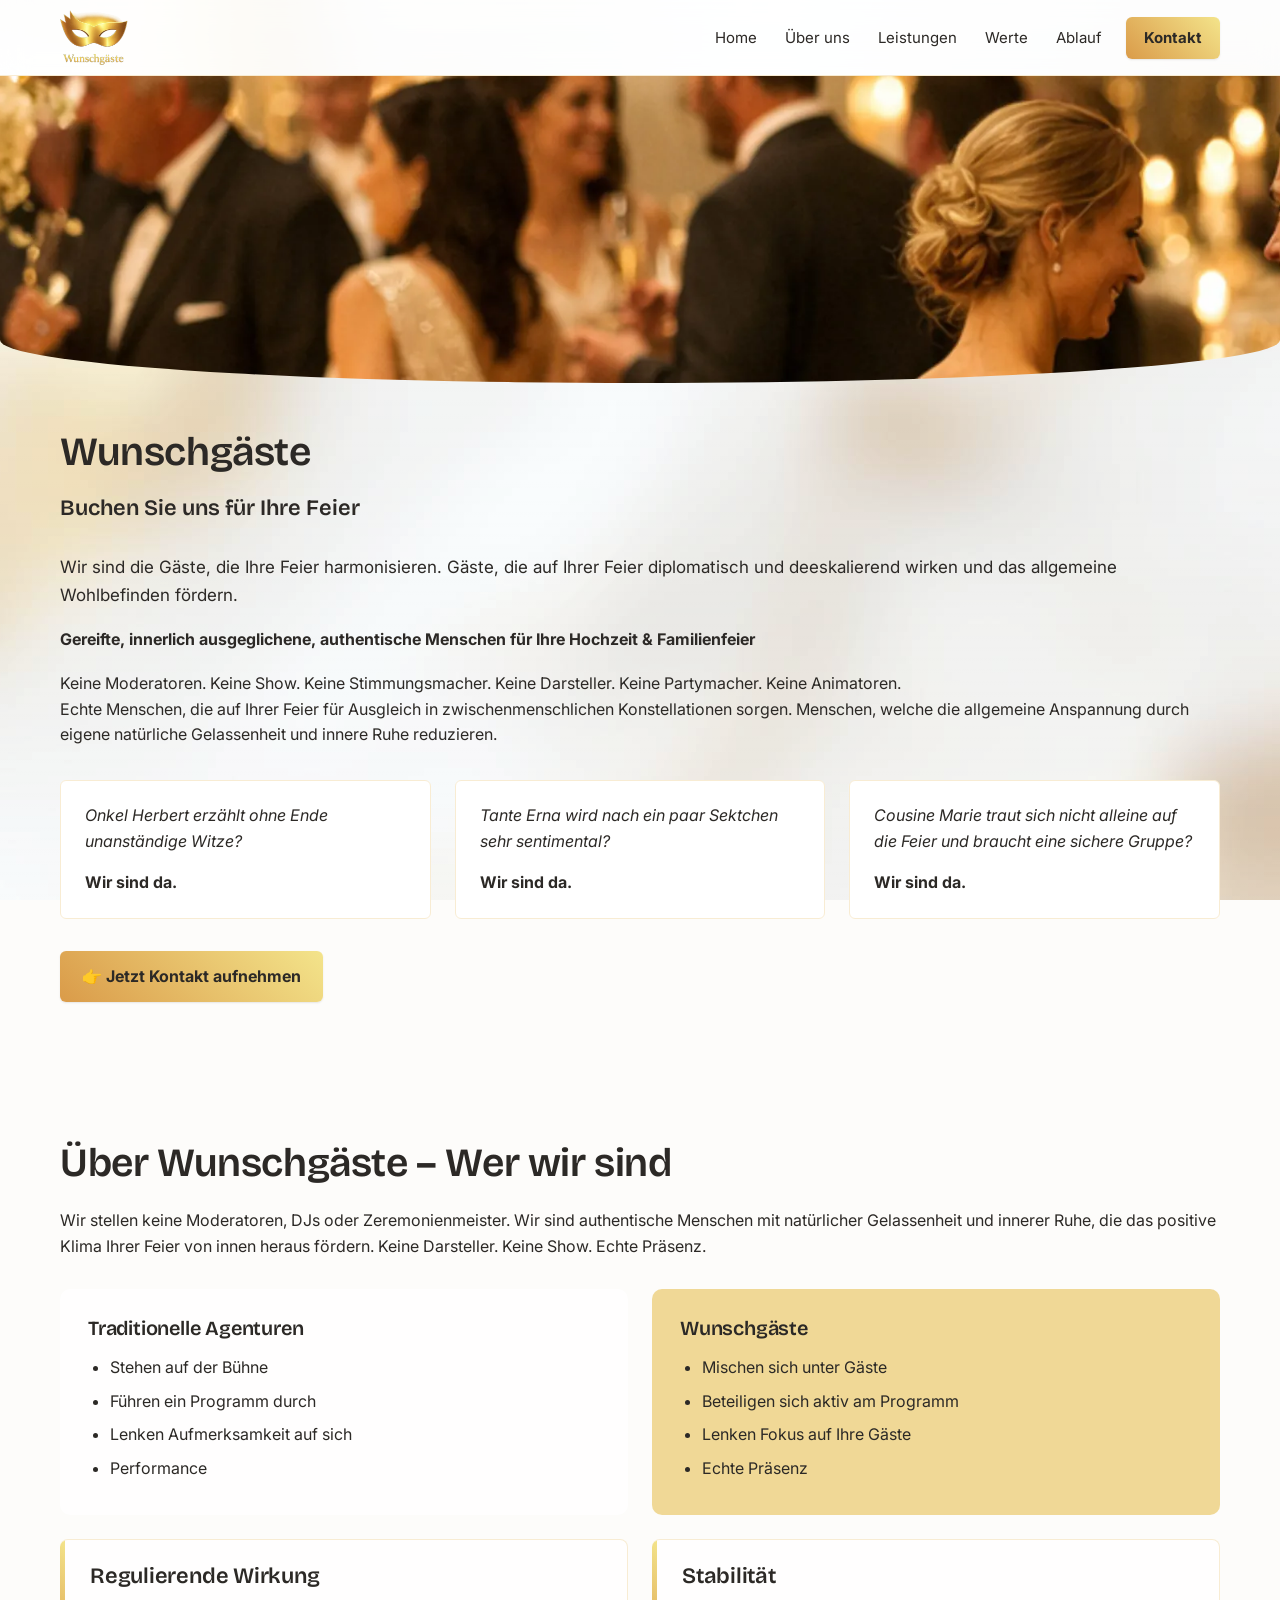
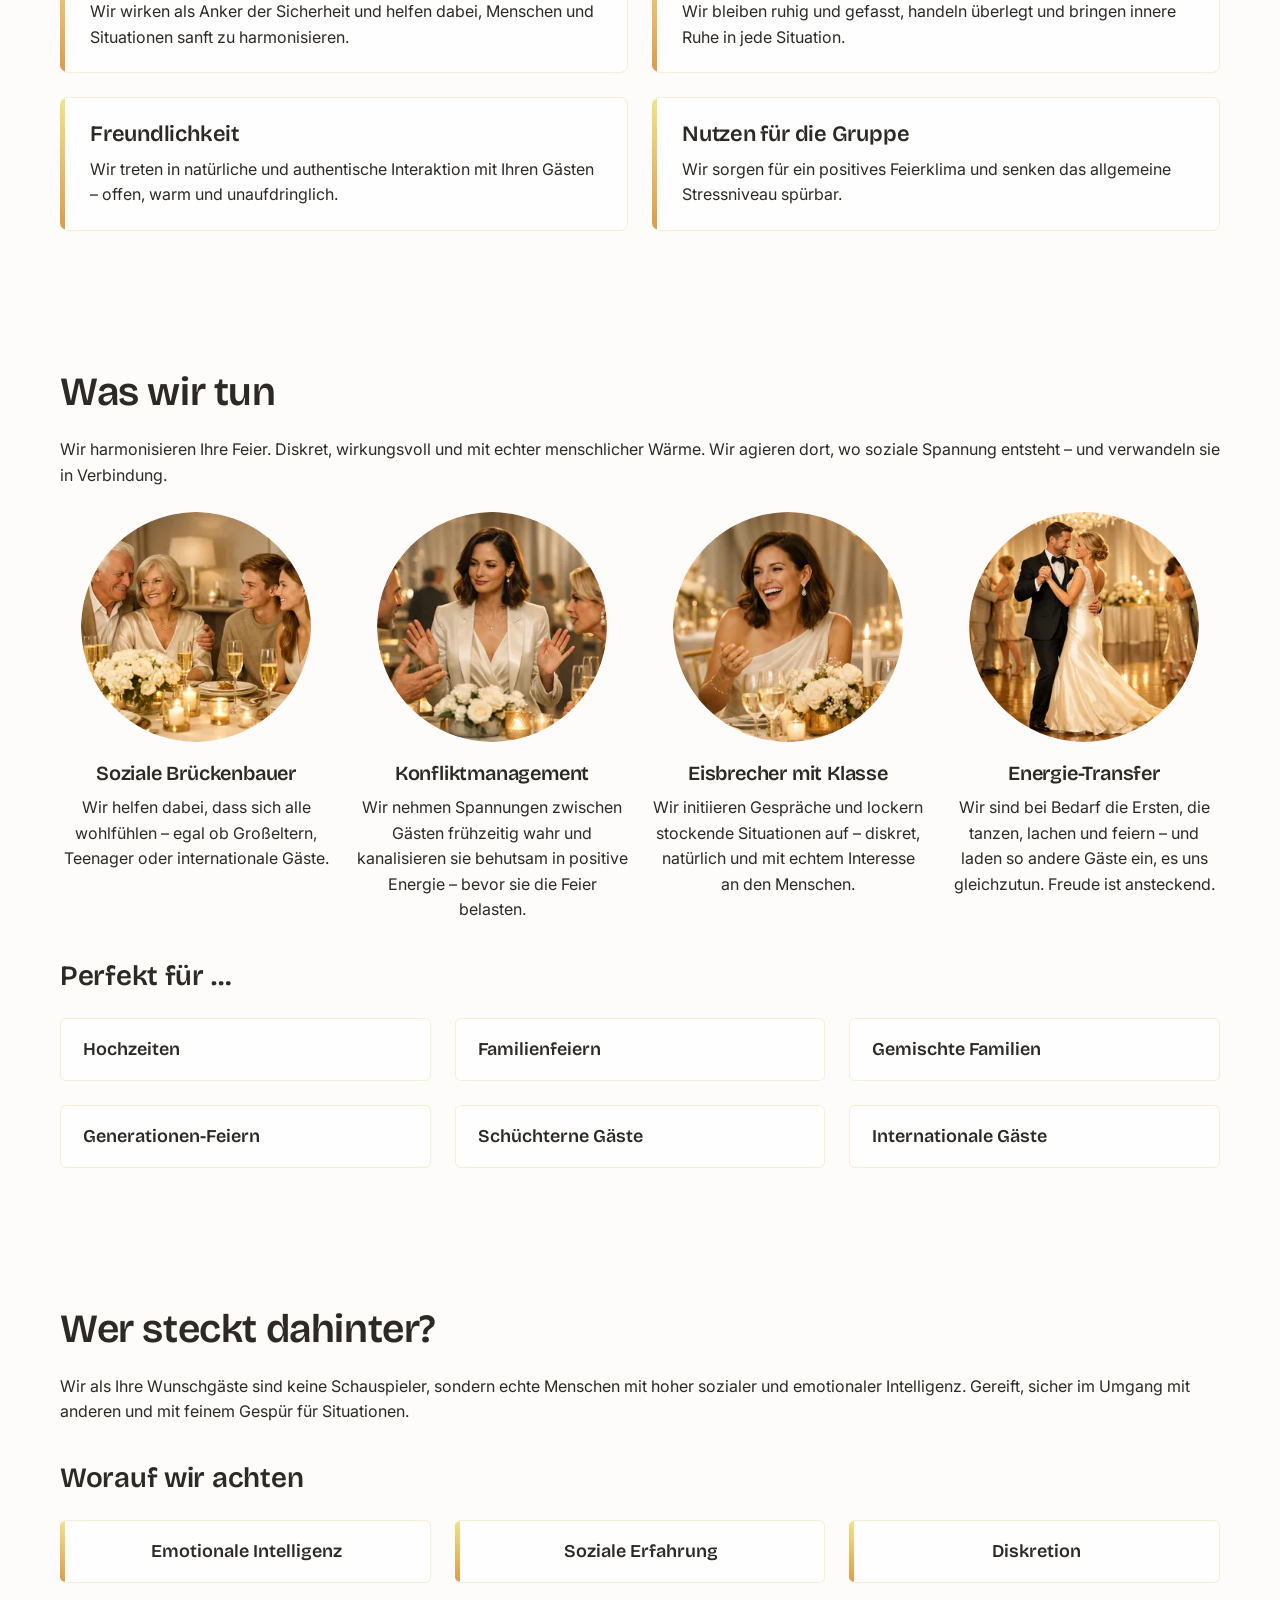
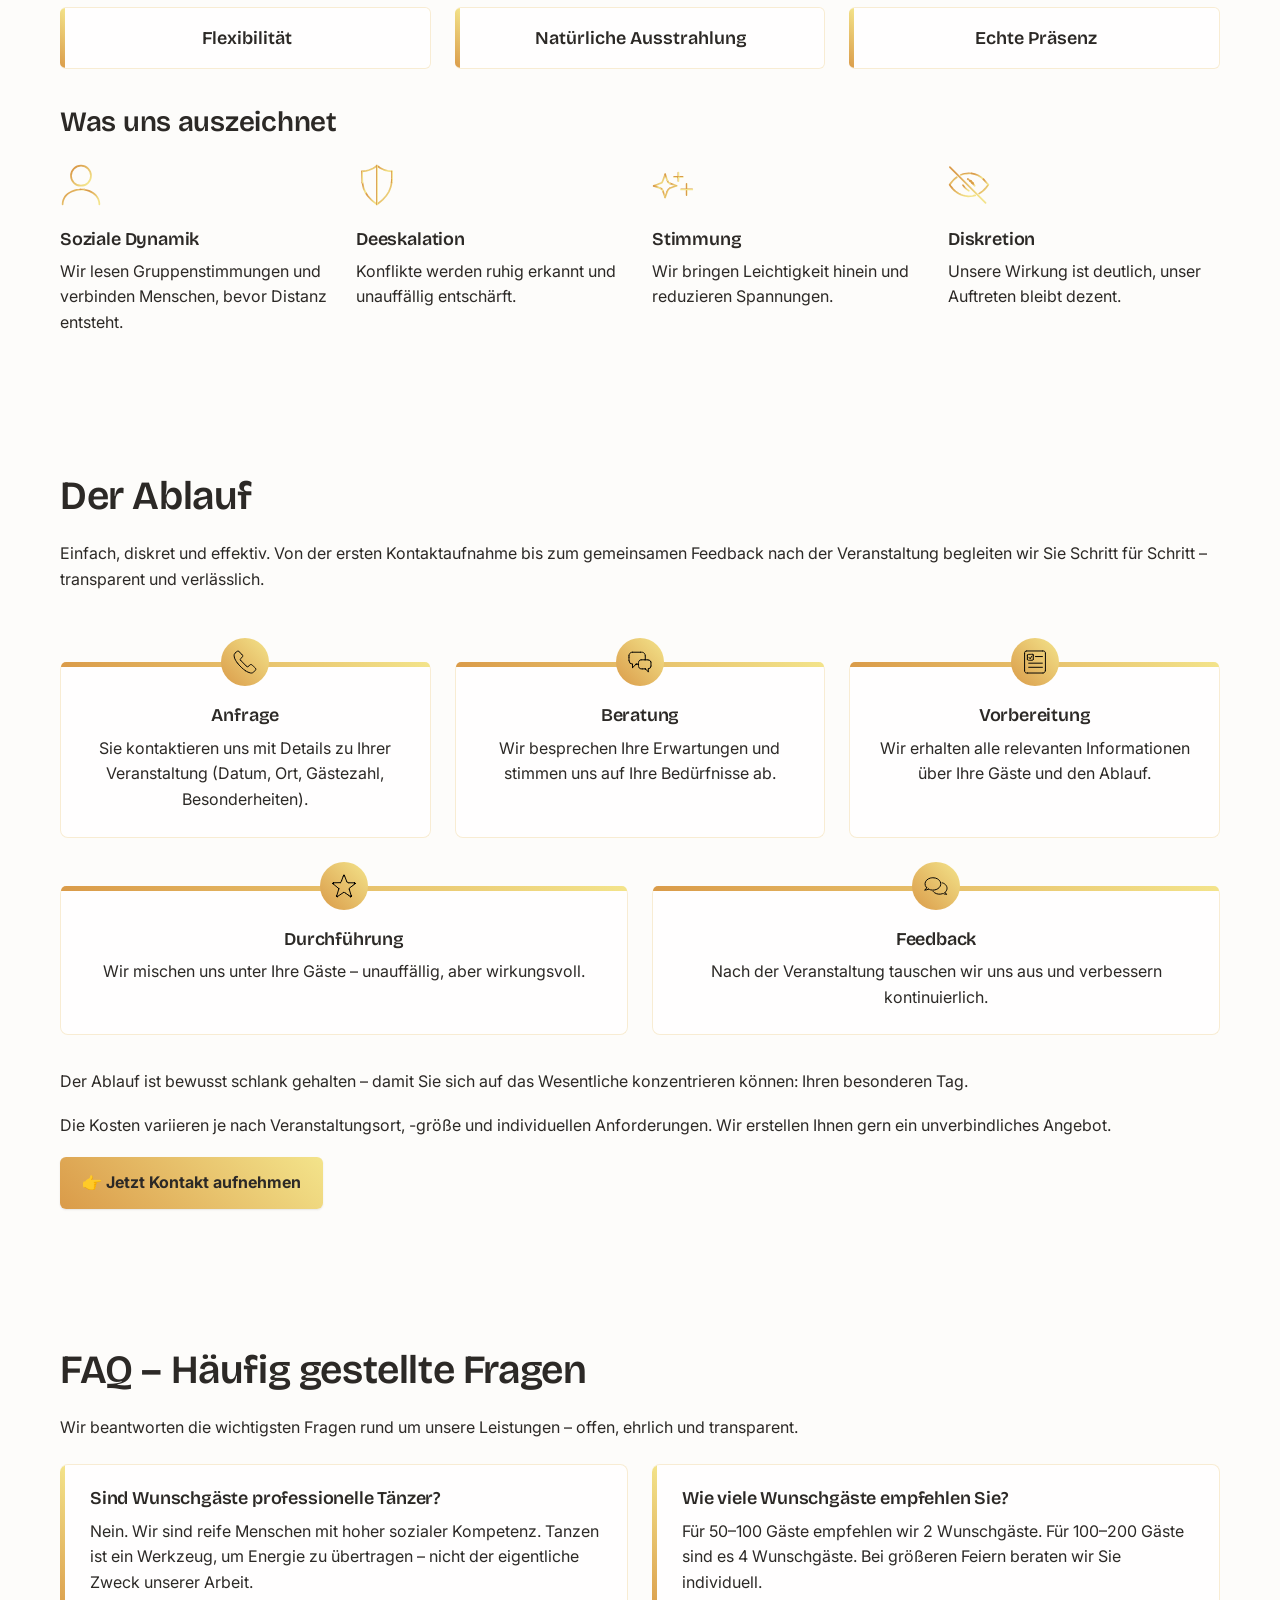
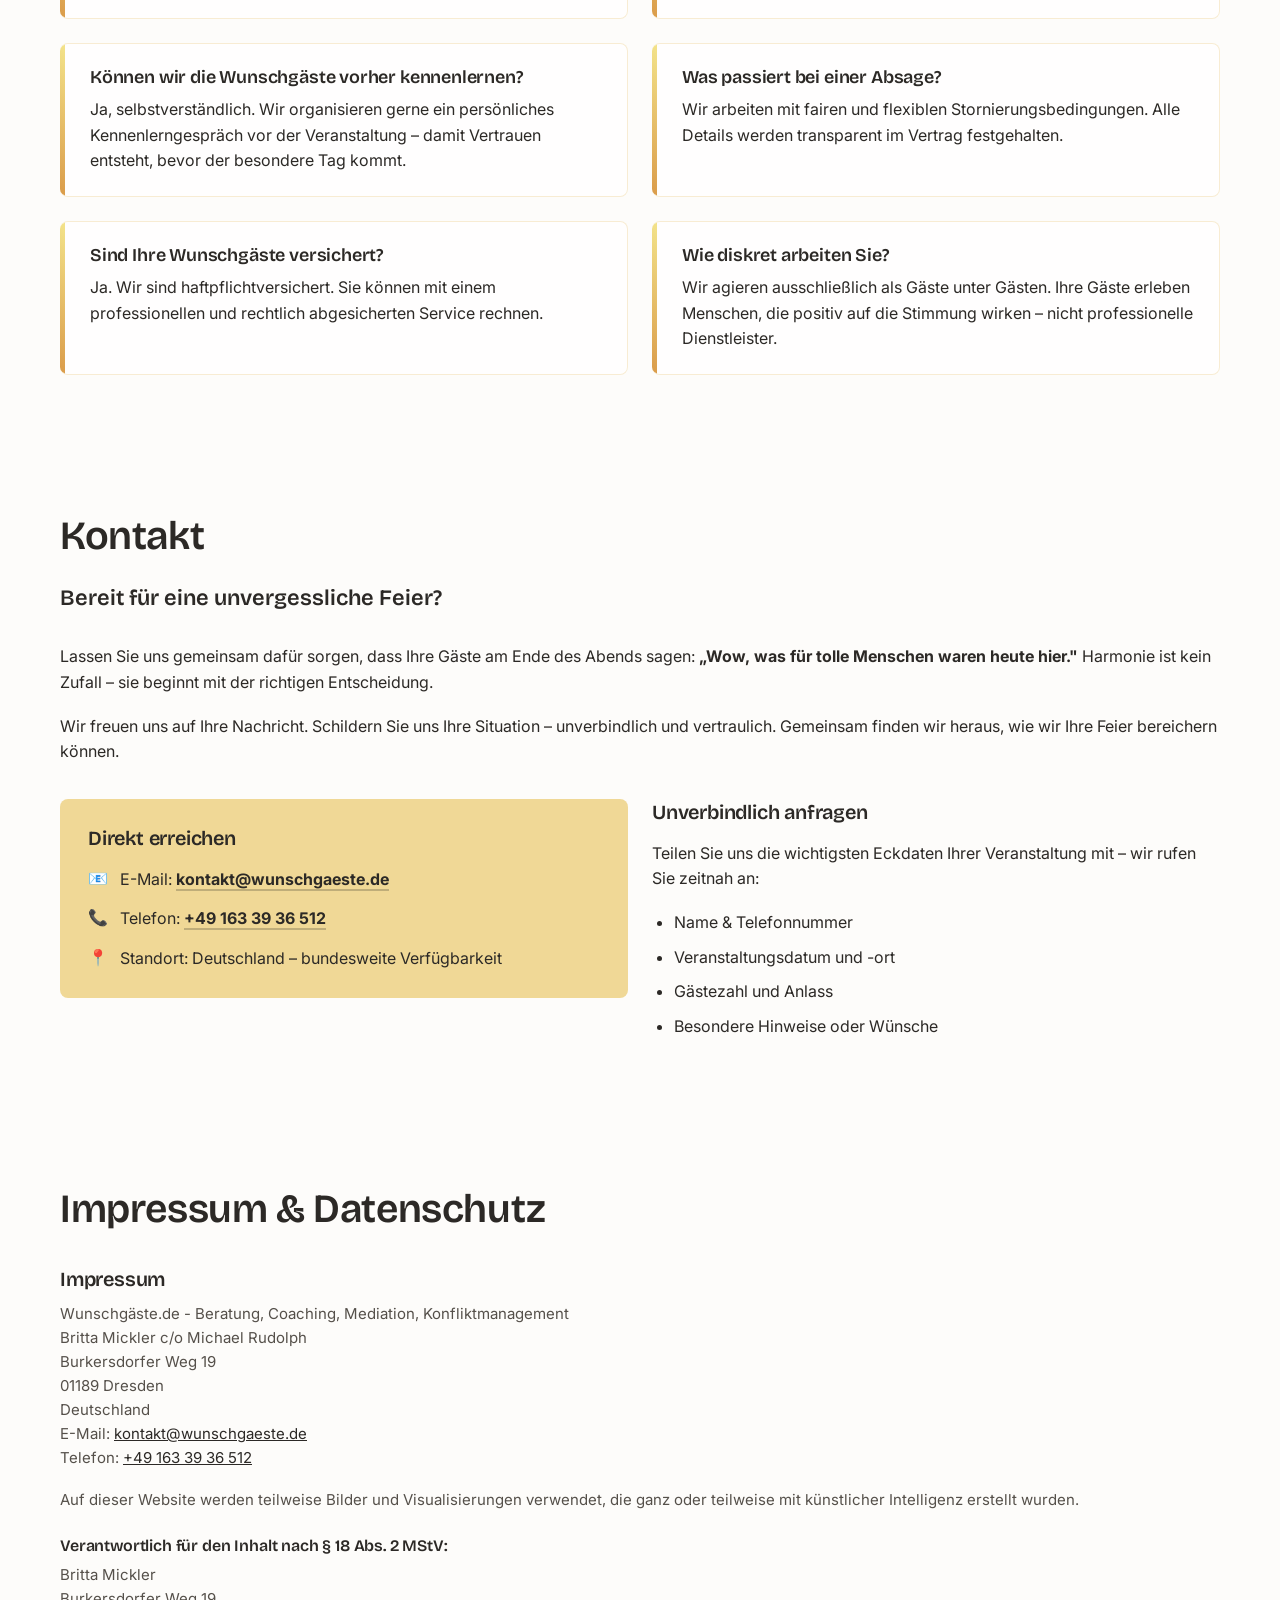
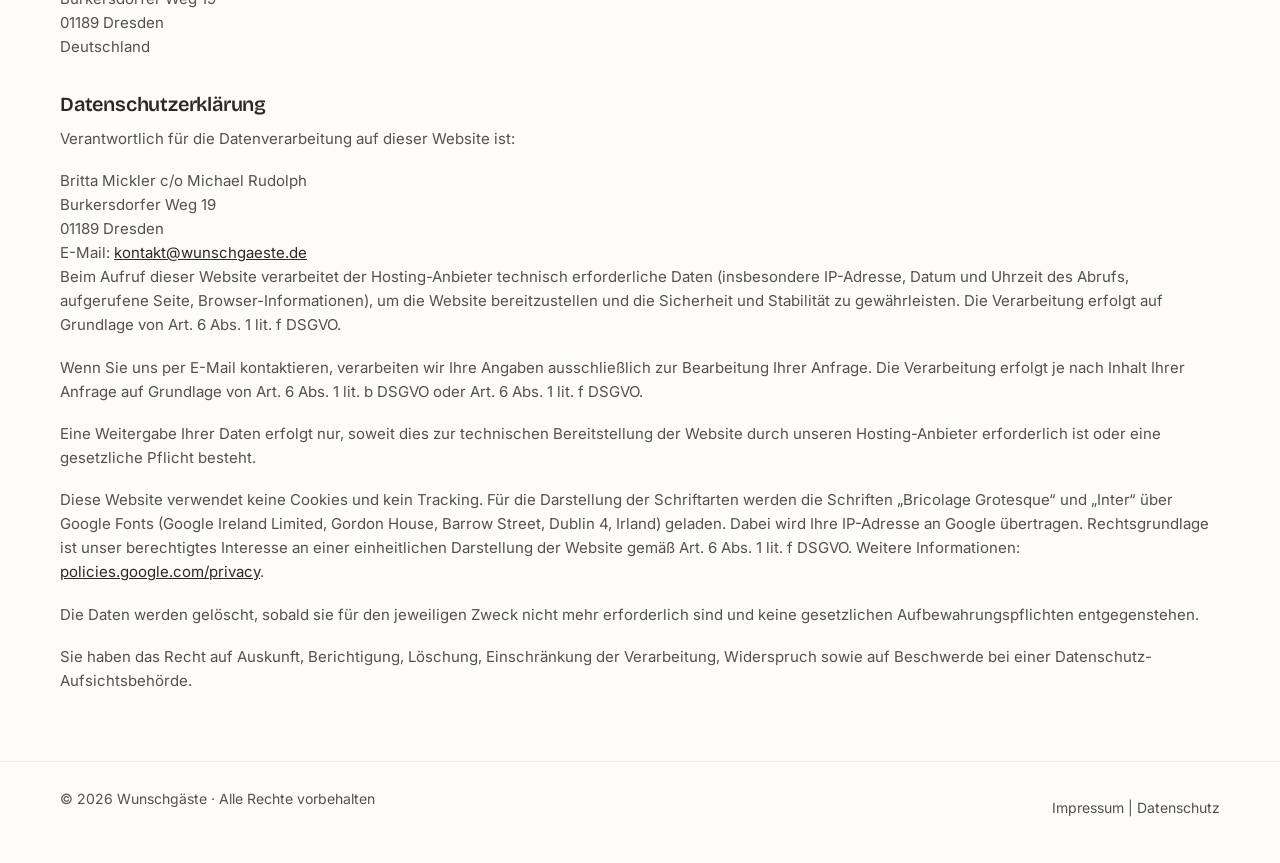
<file: index.html>
<!DOCTYPE html>
<html lang="de">
<head>
<meta charset="utf-8">
<meta name="viewport" content="width=device-width, initial-scale=1">

<!-- ===================== SEO – Grundangaben ===================== -->
<title>Wunschgäste buchen – harmonische Gäste für Hochzeit &amp; Familienfeier</title>
<meta name="description" content="Wunschgäste sind gereifte, ausgeglichene Menschen, die als Gäste unter Gästen Ihre Hochzeit oder Familienfeier harmonisieren – diplomatisch, deeskalierend, diskret. Bundesweit buchbar. Jetzt unverbindlich anfragen.">
<link rel="canonical" href="https://wunschgaeste.de/">
<meta name="robots" content="index, follow, max-snippet:-1, max-image-preview:large, max-video-preview:-1">
<meta name="author" content="Wunschgäste – Britta Mickler">
<meta name="theme-color" content="#e7bf6a">
<meta name="format-detection" content="telephone=yes">

<!-- Haupt- und Nebendomain -->
<link rel="alternate" hreflang="de-DE" href="https://wunschgaeste.de/">
<link rel="alternate" hreflang="x-default" href="https://wunschgaeste.de/">
<meta name="geo.region" content="DE-SN">
<meta name="geo.placename" content="Dresden">
<meta name="geo.position" content="51.0117;13.6836">
<meta name="ICBM" content="51.0117, 13.6836">

<!-- ===================== Open Graph / Social ===================== -->
<meta property="og:type" content="website">
<meta property="og:locale" content="de_DE">
<meta property="og:site_name" content="Wunschgäste">
<meta property="og:url" content="https://wunschgaeste.de/">
<meta property="og:title" content="Wunschgäste buchen – harmonische Gäste für Hochzeit &amp; Familienfeier">
<meta property="og:description" content="Keine Moderatoren. Keine Show. Echte Menschen, die auf Ihrer Feier für Ausgleich sorgen – diplomatisch, deeskalierend und diskret. Bundesweit buchbar.">
<meta property="og:image" content="https://wunschgaeste.de/assets/img/og-image.jpg">
<meta property="og:image:width" content="1200">
<meta property="og:image:height" content="630">
<meta property="og:image:alt" content="Festlich gekleidete Gäste stoßen bei einer Hochzeitsfeier im Kerzenschein an.">
<meta name="twitter:card" content="summary_large_image">
<meta name="twitter:title" content="Wunschgäste buchen – harmonische Gäste für Hochzeit &amp; Familienfeier">
<meta name="twitter:description" content="Echte Menschen, die auf Ihrer Feier für Ausgleich in zwischenmenschlichen Konstellationen sorgen. Bundesweit buchbar.">
<meta name="twitter:image" content="https://wunschgaeste.de/assets/img/og-image.jpg">

<!-- ===================== Icons ===================== -->
<link rel="icon" href="favicon.ico" sizes="16x16 32x32 48x48">
<link rel="icon" href="favicon-32.png" sizes="32x32" type="image/png">
<link rel="icon" href="icon-192.png" sizes="192x192" type="image/png">
<link rel="apple-touch-icon" href="apple-touch-icon.png">
<link rel="manifest" href="site.webmanifest">

<!-- ===================== Ressourcen ===================== -->
<!-- Schriften wie im Original: Bricolage Grotesque + Inter.
     Zum Selbst-Hosten (ohne Google) siehe LIESMICH.md → fonts-selbst-hosten.sh -->
<link rel="preconnect" href="https://fonts.googleapis.com">
<link rel="preconnect" href="https://fonts.gstatic.com" crossorigin>
<link rel="stylesheet" href="https://fonts.googleapis.com/css2?family=Bricolage+Grotesque:opsz,wght@12..96,400..800&amp;family=Inter:wght@400..700&amp;display=swap">
<link rel="preload" as="image" href="assets/img/hero.webp" type="image/webp" imagesrcset="assets/img/hero-1200.webp 1200w, assets/img/hero.webp 2400w" imagesizes="100vw">
<link rel="stylesheet" href="assets/css/style.css">

<!-- ===================== Strukturierte Daten ===================== -->
<script type="application/ld+json">
{
  "@context": "https://schema.org",
  "@graph": [
    {
      "@type": "WebSite",
      "@id": "https://wunschgaeste.de/#website",
      "url": "https://wunschgaeste.de/",
      "name": "Wunschgäste",
      "alternateName": ["Wunschgäste.de", "wunschgaeste.de", "wunschgäste.de"],
      "inLanguage": "de-DE",
      "publisher": { "@id": "https://wunschgaeste.de/#business" }
    },
    {
      "@type": ["ProfessionalService", "LocalBusiness"],
      "@id": "https://wunschgaeste.de/#business",
      "name": "Wunschgäste",
      "alternateName": "Wunschgäste.de – Beratung, Coaching, Mediation, Konfliktmanagement",
      "description": "Wunschgäste stellt gereifte, innerlich ausgeglichene und authentische Menschen, die als Gäste unter Gästen Hochzeiten und Familienfeiern harmonisieren – diplomatisch, deeskalierend und diskret.",
      "url": "https://wunschgaeste.de/",
      "sameAs": ["https://xn--wunschgste-r8a.de/"],
      "image": "https://wunschgaeste.de/assets/img/og-image.jpg",
      "email": "kontakt@wunschgaeste.de",
      "telephone": "+491633936512",
      "priceRange": "$$",
      "founder": { "@type": "Person", "name": "Britta Mickler" },
      "address": {
        "@type": "PostalAddress",
        "streetAddress": "Burkersdorfer Weg 19",
        "postalCode": "01189",
        "addressLocality": "Dresden",
        "addressRegion": "Sachsen",
        "addressCountry": "DE"
      },
      "areaServed": { "@type": "Country", "name": "Deutschland" },
      "knowsLanguage": "de-DE",
      "makesOffer": [
        { "@type": "Offer", "itemOffered": { "@type": "Service", "name": "Wunschgäste für Hochzeiten", "serviceType": "Harmonisierende Gäste für Hochzeitsfeiern" } },
        { "@type": "Offer", "itemOffered": { "@type": "Service", "name": "Wunschgäste für Familienfeiern", "serviceType": "Harmonisierende Gäste für Familien- und Generationenfeiern" } },
        { "@type": "Offer", "itemOffered": { "@type": "Service", "name": "Konfliktmanagement auf Feiern", "serviceType": "Deeskalation und Mediation bei Veranstaltungen" } }
      ]
    },
    {
      "@type": "FAQPage",
      "@id": "https://wunschgaeste.de/#faq",
      "mainEntity": [
        { "@type": "Question", "name": "Sind Wunschgäste professionelle Tänzer?", "acceptedAnswer": { "@type": "Answer", "text": "Nein. Wir sind reife Menschen mit hoher sozialer Kompetenz. Tanzen ist ein Werkzeug, um Energie zu übertragen – nicht der eigentliche Zweck unserer Arbeit." } },
        { "@type": "Question", "name": "Wie viele Wunschgäste empfehlen Sie?", "acceptedAnswer": { "@type": "Answer", "text": "Für 50–100 Gäste empfehlen wir 2 Wunschgäste. Für 100–200 Gäste sind es 4 Wunschgäste. Bei größeren Feiern beraten wir Sie individuell." } },
        { "@type": "Question", "name": "Können wir die Wunschgäste vorher kennenlernen?", "acceptedAnswer": { "@type": "Answer", "text": "Ja, selbstverständlich. Wir organisieren gerne ein persönliches Kennenlerngespräch vor der Veranstaltung – damit Vertrauen entsteht, bevor der besondere Tag kommt." } },
        { "@type": "Question", "name": "Was passiert bei einer Absage?", "acceptedAnswer": { "@type": "Answer", "text": "Wir arbeiten mit fairen und flexiblen Stornierungsbedingungen. Alle Details werden transparent im Vertrag festgehalten." } },
        { "@type": "Question", "name": "Sind Ihre Wunschgäste versichert?", "acceptedAnswer": { "@type": "Answer", "text": "Ja. Wir sind haftpflichtversichert. Sie können mit einem professionellen und rechtlich abgesicherten Service rechnen." } },
        { "@type": "Question", "name": "Wie diskret arbeiten Sie?", "acceptedAnswer": { "@type": "Answer", "text": "Wir agieren ausschließlich als Gäste unter Gästen. Ihre Gäste erleben Menschen, die positiv auf die Stimmung wirken – nicht professionelle Dienstleister." } }
      ]
    }
  ]
}
</script>
</head>

<body>
<a class="skip-link" href="#inhalt">Zum Inhalt springen</a>

<!-- Farbverläufe für die Icons -->
<svg width="0" height="0" style="position:absolute" aria-hidden="true" focusable="false">
  <defs>
    <linearGradient id="theme-accent-gradient-linear" x1="14.6447%" y1="14.6447%" x2="85.3553%" y2="85.3553%">
      <stop offset="0%" stop-color="#da9b49"></stop>
      <stop offset="99%" stop-color="#f3e38a"></stop>
    </linearGradient>
  </defs>
</svg>

<header class="site-header">
  <div class="wrap">
    <a class="brand" href="#home" aria-label="Wunschgäste – zur Startseite">
      <picture>
        <source type="image/webp" srcset="assets/img/logo-268.webp 268w, assets/img/logo.webp 534w" sizes="68px">
        <img src="assets/img/logo-268.png" srcset="assets/img/logo-268.png 268w, assets/img/logo.png 534w" sizes="68px"
             width="534" height="430" decoding="async" fetchpriority="high"
             alt="Wunschgäste – goldene venezianische Maske">
      </picture>
    </a>
    <button class="nav-toggle" type="button" aria-expanded="false" aria-controls="hauptnavigation" aria-label="Menü öffnen">
      <svg width="22" height="22" viewBox="0 0 24 24" fill="none" stroke="currentColor" stroke-width="2" stroke-linecap="round" aria-hidden="true"><path d="M3 6h18M3 12h18M3 18h18"/></svg>
    </button>
    <nav class="nav" id="hauptnavigation" aria-label="Hauptnavigation">
      <a href="#home">Home</a>
      <a href="#ueber-uns">Über uns</a>
      <a href="#leistungen">Leistungen</a>
      <a href="#werte">Werte</a>
      <a href="#ablauf">Ablauf</a>
      <a class="nav-cta" href="#kontakt">Kontakt</a>
    </nav>
  </div>
</header>

<main id="inhalt">

  <!-- ==================== HERO ==================== -->
  <section id="home" aria-labelledby="titel-home">
    <div class="hero-media">
      <picture>
        <source type="image/webp" srcset="assets/img/hero-1200.webp 1200w, assets/img/hero.webp 2400w" sizes="100vw">
        <img src="assets/img/hero.jpg" srcset="assets/img/hero-1200.jpg 1200w, assets/img/hero.jpg 2400w" sizes="100vw"
             width="2400" height="381" fetchpriority="high" decoding="async"
             alt="Festlich gekleidete Hochzeitsgäste stoßen im warmen Kerzenschein mit Sekt an.">
      </picture>
    </div>

    <div class="wrap hero-body">
      <h1 id="titel-home">Wunschgäste</h1>
      <p class="hero-claim">Buchen Sie uns für Ihre Feier</p>

      <p class="lead">Wir sind die Gäste, die Ihre Feier harmonisieren. Gäste, die auf Ihrer Feier diplomatisch und deeskalierend wirken und das allgemeine Wohlbefinden fördern.</p>

      <p class="hero-strong">Gereifte, innerlich ausgeglichene, authentische Menschen für Ihre Hochzeit &amp; Familienfeier</p>

      <p>Keine Moderatoren. Keine Show. Keine Stimmungsmacher. Keine Darsteller. Keine Partymacher. Keine Animatoren.<br>
      Echte Menschen, die auf Ihrer Feier für Ausgleich in zwischenmenschlichen Konstellationen sorgen. Menschen, welche die allgemeine Anspannung durch eigene natürliche Gelassenheit und innere Ruhe reduzieren.</p>

      <div class="case-grid">
        <div class="case">
          <p class="q">Onkel Herbert erzählt ohne Ende unanständige Witze?</p>
          <p class="a">Wir sind da.</p>
        </div>
        <div class="case">
          <p class="q">Tante Erna wird nach ein paar Sektchen sehr sentimental?</p>
          <p class="a">Wir sind da.</p>
        </div>
        <div class="case">
          <p class="q">Cousine Marie traut sich nicht alleine auf die Feier und braucht eine sichere Gruppe?</p>
          <p class="a">Wir sind da.</p>
        </div>
      </div>

      <p><a class="btn" href="#kontakt">👉 Jetzt Kontakt aufnehmen</a></p>
    </div>
  </section>

  <!-- ==================== ÜBER UNS ==================== -->
  <section id="ueber-uns" aria-labelledby="titel-ueber">
    <div class="wrap">
      <h2 id="titel-ueber">Über Wunschgäste – Wer wir sind</h2>
      <p>Wir stellen keine Moderatoren, DJs oder Zeremonienmeister. Wir sind authentische Menschen mit natürlicher Gelassenheit und innerer Ruhe, die das positive Klima Ihrer Feier von innen heraus fördern. Keine Darsteller. Keine Show. Echte Präsenz.</p>

      <div class="compare">
        <div>
          <h3>Traditionelle Agenturen</h3>
          <ul>
            <li>Stehen auf der Bühne</li>
            <li>Führen ein Programm durch</li>
            <li>Lenken Aufmerksamkeit auf sich</li>
            <li>Performance</li>
          </ul>
        </div>
        <div class="is-accent">
          <h3>Wunschgäste</h3>
          <ul>
            <li>Mischen sich unter Gäste</li>
            <li>Beteiligen sich aktiv am Programm</li>
            <li>Lenken Fokus auf Ihre Gäste</li>
            <li>Echte Präsenz</li>
          </ul>
        </div>
      </div>

      <div class="grid-2">
        <div class="bar-card">
          <h3>Regulierende Wirkung</h3>
          <p>Wir wirken als Anker der Sicherheit und helfen dabei, Menschen und Situationen sanft zu harmonisieren.</p>
        </div>
        <div class="bar-card">
          <h3>Stabilität</h3>
          <p>Wir bleiben ruhig und gefasst, handeln überlegt und bringen innere Ruhe in jede Situation.</p>
        </div>
        <div class="bar-card">
          <h3>Freundlichkeit</h3>
          <p>Wir treten in natürliche und authentische Interaktion mit Ihren Gästen – offen, warm und unaufdringlich.</p>
        </div>
        <div class="bar-card">
          <h3>Nutzen für die Gruppe</h3>
          <p>Wir sorgen für ein positives Feierklima und senken das allgemeine Stressniveau spürbar.</p>
        </div>
      </div>
    </div>
  </section>

  <!-- ==================== LEISTUNGEN ==================== -->
  <section id="leistungen" aria-labelledby="titel-leistungen">
    <div class="wrap">
      <h2 id="titel-leistungen">Was wir tun</h2>
      <p>Wir harmonisieren Ihre Feier. Diskret, wirkungsvoll und mit echter menschlicher Wärme. Wir agieren dort, wo soziale Spannung entsteht – und verwandeln sie in Verbindung.</p>

      <div class="grid-4">
        <article class="service">
          <picture>
            <source type="image/webp" srcset="assets/img/bruecke-300.webp 300w, assets/img/bruecke-600.webp 600w" sizes="(max-width:760px) 200px, 230px">
            <img src="assets/img/bruecke-600.jpg" srcset="assets/img/bruecke-300.jpg 300w, assets/img/bruecke-600.jpg 600w" sizes="(max-width:760px) 200px, 230px"
                 width="600" height="600" loading="lazy" decoding="async"
                 alt="Großeltern, Eltern und ein Teenager lachen gemeinsam an einer festlich gedeckten Tafel.">
          </picture>
          <h3>Soziale Brückenbauer</h3>
          <p>Wir helfen dabei, dass sich alle wohlfühlen – egal ob Großeltern, Teenager oder internationale Gäste.</p>
        </article>
        <article class="service">
          <picture>
            <source type="image/webp" srcset="assets/img/konflikt-300.webp 300w, assets/img/konflikt-600.webp 600w" sizes="(max-width:760px) 200px, 230px">
            <img src="assets/img/konflikt-600.jpg" srcset="assets/img/konflikt-300.jpg 300w, assets/img/konflikt-600.jpg 600w" sizes="(max-width:760px) 200px, 230px"
                 width="600" height="600" loading="lazy" decoding="async"
                 alt="Eine Frau vermittelt ruhig zwischen zwei Gästen an einer Hochzeitstafel.">
          </picture>
          <h3>Konfliktmanagement</h3>
          <p>Wir nehmen Spannungen zwischen Gästen frühzeitig wahr und kanalisieren sie behutsam in positive Energie – bevor sie die Feier belasten.</p>
        </article>
        <article class="service">
          <picture>
            <source type="image/webp" srcset="assets/img/eisbrecher-300.webp 300w, assets/img/eisbrecher-600.webp 600w" sizes="(max-width:760px) 200px, 230px">
            <img src="assets/img/eisbrecher-600.jpg" srcset="assets/img/eisbrecher-300.jpg 300w, assets/img/eisbrecher-600.jpg 600w" sizes="(max-width:760px) 200px, 230px"
                 width="600" height="600" loading="lazy" decoding="async"
                 alt="Eine lachende Frau im Abendkleid kommt an der Festtafel mit anderen Gästen ins Gespräch.">
          </picture>
          <h3>Eisbrecher mit Klasse</h3>
          <p>Wir initiieren Gespräche und lockern stockende Situationen auf – diskret, natürlich und mit echtem Interesse an den Menschen.</p>
        </article>
        <article class="service">
          <picture>
            <source type="image/webp" srcset="assets/img/energie-300.webp 300w, assets/img/energie-600.webp 600w" sizes="(max-width:760px) 200px, 230px">
            <img src="assets/img/energie-600.jpg" srcset="assets/img/energie-300.jpg 300w, assets/img/energie-600.jpg 600w" sizes="(max-width:760px) 200px, 230px"
                 width="600" height="600" loading="lazy" decoding="async"
                 alt="Ein Brautpaar tanzt auf der Tanzfläche, weitere Gäste tanzen im Hintergrund mit.">
          </picture>
          <h3>Energie-Transfer</h3>
          <p>Wir sind bei Bedarf die Ersten, die tanzen, lachen und feiern – und laden so andere Gäste ein, es uns gleichzutun. Freude ist ansteckend.</p>
        </article>
      </div>

      <h2 class="h-sub">Perfekt für …</h2>
      <div class="grid-3">
        <div class="chip">Hochzeiten</div>
        <div class="chip">Familienfeiern</div>
        <div class="chip">Gemischte Familien</div>
        <div class="chip">Generationen-Feiern</div>
        <div class="chip">Schüchterne Gäste</div>
        <div class="chip">Internationale Gäste</div>
      </div>
    </div>
  </section>

  <!-- ==================== WERTE ==================== -->
  <section id="werte" aria-labelledby="titel-werte">
    <div class="wrap">
      <h2 id="titel-werte">Wer steckt dahinter?</h2>
      <p>Wir als Ihre Wunschgäste sind keine Schauspieler, sondern echte Menschen mit hoher sozialer und emotionaler Intelligenz. Gereift, sicher im Umgang mit anderen und mit feinem Gespür für Situationen.</p>

      <h2 class="h-sub">Worauf wir achten</h2>
      <div class="grid-3">
        <div class="chip chip-bar">Emotionale Intelligenz</div>
        <div class="chip chip-bar">Soziale Erfahrung</div>
        <div class="chip chip-bar">Diskretion</div>
        <div class="chip chip-bar">Flexibilität</div>
        <div class="chip chip-bar">Natürliche Ausstrahlung</div>
        <div class="chip chip-bar">Echte Präsenz</div>
      </div>

      <h2 class="h-sub">Was uns auszeichnet</h2>
      <div class="grid-4">
        <div class="feature">
          <svg viewBox="-16.621999740600586 -40.8321533203125 1057.0489501953125 1105.8321533203125" xmlns="http://www.w3.org/2000/svg" fill="none" aria-hidden="true" focusable="false" preserveAspectRatio="xMidYMid meet" overflow="visible"><g fill="none" stroke="url(#theme-accent-gradient-linear)" stroke-width="45" stroke-linecap="round" stroke-linejoin="round"><path d="M 28.378,1019.708 C 28.624,1003.884 30.423,982.98 33.256,963.74 C 37.428,943.569 42.197,925.385 49.27,902.924 C 56.965,882.698 64.087,866.775 72.76,850.0 C 82.334,833.914 102.255,806.142 132.712,773.189 C 157.55,750.064 173.486,737.404 190.612,725.183 C 208.672,713.415 228.545,701.766 269.131,681.398 C 309.926,664.956 353.015,651.388 396.445,641.35 Q 442.059,634.208 491.173,630.095" data-line="nan" stroke-width="45.0" fill="none" stroke="url(#theme-accent-gradient-linear)"/><path d="M 603.071,636.481 C 646.075,644.587 686.386,655.179 722.689,667.5 C 760.263,683.348 792.957,700.037 829.338,722.223 C 862.415,746.416 885.249,767.074 911.785,794.3 C 932.068,819.585 949.894,847.432 965.473,878.564 C 972.486,896.037 978.606,914.012 988.638,952.348 C 994.241,988.451 995.466,1005.929 995.426,1020.0" data-line="nan" stroke-width="45.0" fill="none" stroke="url(#theme-accent-gradient-linear)"/><circle cx="511.94182632119856" cy="267.3266469509426" r="263.15881721357215" data-line="0.0" stroke-width="45.0" fill="none" stroke="url(#theme-accent-gradient-linear)"/><path d="M 491.173,630.095 L 603.071,636.481" data-line="3.0" stroke-width="45.0" fill="none" stroke="url(#theme-accent-gradient-linear)"/></g></svg>
          <h3>Soziale Dynamik</h3>
          <p>Wir lesen Gruppenstimmungen und verbinden Menschen, bevor Distanz entsteht.</p>
        </div>
        <div class="feature">
          <svg viewBox="72.18199920654297 -41 880.3219604492188 1106" xmlns="http://www.w3.org/2000/svg" fill="none" aria-hidden="true" focusable="false" preserveAspectRatio="xMidYMid meet" overflow="visible"><g fill="none" stroke="url(#theme-accent-gradient-linear)" stroke-width="45" stroke-linecap="round" stroke-linejoin="round"><path d="M 906.838,154.795 C 853.002,149.242 816.505,143.249 789.857,137.877 C 764.365,131.806 736.704,124.141 683.22,105.961 C 643.199,89.001 616.196,75.543 597.187,65.021 Q 564.936,43.622 511.031,4.0" data-line="nan" stroke-width="45.0" fill="none" stroke="url(#theme-accent-gradient-linear)"/><path d="M 906.838,154.795 C 907.508,173.088 907.986,286.267 906.675,337.891 L 904.817,376.281" data-line="nan" stroke-width="45.0" fill="none" stroke="url(#theme-accent-gradient-linear)"/><path d="M 898.26,443.732 C 892.195,486.465 883.971,527.551 873.581,567.37 C 860.359,608.244 842.336,652.373 822.72,692.82 C 805.875,723.217 785.157,755.966 760.357,790.56 C 731.444,826.34 704.938,855.9 664.635,896.648 C 637.325,921.807 605.804,948.393 540.138,998.964 L 511.624,1020.0" data-line="nan" stroke-width="45.0" fill="none" stroke="url(#theme-accent-gradient-linear)"/><path d="M 511.624,1020.0 C 432.018,958.354 400.594,932.756 364.716,900.99 C 328.344,865.573 294.93,829.073 265.701,793.177 Q 239.571,756.734 214.201,716.597" data-line="nan" stroke-width="45.0" fill="none" stroke="url(#theme-accent-gradient-linear)"/><path d="M 511.031,4.0 C 458.444,44.096 422.132,67.597 404.098,77.576 C 376.777,91.154 336.243,107.947 309.242,117.598 C 279.531,126.972 254.974,133.578 227.993,139.708 Q 178.413,148.322 117.182,154.304" data-line="nan" stroke-width="45.0" fill="none" stroke="url(#theme-accent-gradient-linear)"/><path d="M 511.624,1020.0 L 511.031,4.0" data-line="2.0" stroke-width="45.0" fill="none" stroke="url(#theme-accent-gradient-linear)"/><path d="M 214.201,716.597 C 160.27703779289584,626.4416188310851 139.07701308430015,536.7652369591717 126.701,446.889" data-line="5.0" stroke-width="45.0" fill="none" stroke="url(#theme-accent-gradient-linear)"/><path d="M 904.817,376.281 L 898.26,443.732" data-line="5.0" stroke-width="45.0" fill="none" stroke="url(#theme-accent-gradient-linear)"/><path d="M 126.701,446.889 L 117.182,154.304" data-line="6.0" stroke-width="45.0" fill="none" stroke="url(#theme-accent-gradient-linear)"/></g></svg>
          <h3>Deeskalation</h3>
          <p>Konflikte werden ruhig erkannt und unauffällig entschärft.</p>
        </div>
        <div class="feature">
          <svg viewBox="-41 138.9759979248047 1106 746.0479736328125" xmlns="http://www.w3.org/2000/svg" fill="none" aria-hidden="true" focusable="false" preserveAspectRatio="xMidYMid meet" overflow="visible"><g fill="none" stroke="url(#theme-accent-gradient-linear)" stroke-width="45" stroke-linecap="round" stroke-linejoin="round"><path d="M 305.846,228.951 C 241.91,415.282 233.407,432.563 225.12,443.894 C 220.244,449.133 209.334,458.313 203.634,461.984 Q 192.309,467.533 4.0,536.079" data-line="nan" stroke-width="45.0" fill="none" stroke="url(#theme-accent-gradient-linear)"/><path d="M 654.416,320.543 L 654.471,183.976" data-line="0.0" stroke-width="45.0" fill="none" stroke="url(#theme-accent-gradient-linear)"/><path d="M 539.264,300.724 L 766.431,300.679" data-line="1.0" stroke-width="45.0" fill="none" stroke="url(#theme-accent-gradient-linear)"/><path d="M 654.386,300.321 L 654.448,292.892" data-line="2.0" stroke-width="45.0" fill="none" stroke="url(#theme-accent-gradient-linear)"/><path d="M 654.448,292.892 L 654.452,304.673" data-line="3.0" stroke-width="45.0" fill="none" stroke="url(#theme-accent-gradient-linear)"/><path d="M 654.452,304.673 L 658.006,300.697" data-line="4.0" stroke-width="45.0" fill="none" stroke="url(#theme-accent-gradient-linear)"/><path d="M 654.416,320.543 L 654.433,409.33" data-line="5.0" stroke-width="45.0" fill="none" stroke="url(#theme-accent-gradient-linear)"/><path d="M 606.341,533.312 L 428.477,470.532" data-line="8.0" stroke-width="45.0" fill="none" stroke="url(#theme-accent-gradient-linear)"/><path d="M 606.341,533.312 L 427.761,598.846" data-line="9.0" stroke-width="45.0" fill="none" stroke="url(#theme-accent-gradient-linear)"/><path d="M 305.444,840.024 L 245.636,662.978" data-line="10.0" stroke-width="45.0" fill="none" stroke="url(#theme-accent-gradient-linear)"/><path d="M 871.304,479.884 L 871.297,777.147" data-line="20.0" stroke-width="45.0" fill="none" stroke="url(#theme-accent-gradient-linear)"/><path d="M 724.55,628.856 L 1020.0,628.881" data-line="21.0" stroke-width="45.0" fill="none" stroke="url(#theme-accent-gradient-linear)"/><path d="M 428.477,470.532 C 394.2383386538278,458.6043795368741 374.64701866718144,437.95017602579605 361.134,389.225" data-line="22.0" stroke-width="45.0" fill="none" stroke="url(#theme-accent-gradient-linear)"/><path d="M 361.134,389.225 L 305.846,228.951" data-line="23.0" stroke-width="45.0" fill="none" stroke="url(#theme-accent-gradient-linear)"/><path d="M 427.761,598.846 C 383.95575259292997,618.5137009974588 378.43949903202355,629.0057480078187 360.863,682.309" data-line="24.0" stroke-width="45.0" fill="none" stroke="url(#theme-accent-gradient-linear)"/><path d="M 360.863,682.309 L 305.444,840.024" data-line="25.0" stroke-width="45.0" fill="none" stroke="url(#theme-accent-gradient-linear)"/><path d="M 245.58528853992414,662.993787997116 A 97.6882516913581,97.6882516913581 0 0,0 171.47136420949033,596.2411654505139" data-line="26.0" stroke-width="45.0" fill="none" stroke="url(#theme-accent-gradient-linear)"/><path d="M 171.622,595.488 L 4.0,536.079" data-line="27.0" stroke-width="45.0" fill="none" stroke="url(#theme-accent-gradient-linear)"/></g></svg>
          <h3>Stimmung</h3>
          <p>Wir bringen Leichtigkeit hinein und reduzieren Spannungen.</p>
        </div>
        <div class="feature">
          <svg viewBox="-41 -4.9420013427734375 1106 1033.884033203125" xmlns="http://www.w3.org/2000/svg" fill="none" aria-hidden="true" focusable="false" preserveAspectRatio="xMidYMid meet" overflow="visible"><g fill="none" stroke="url(#theme-accent-gradient-linear)" stroke-width="45" stroke-linecap="round" stroke-linejoin="round"><path d="M 295.462,248.122 C 329.838,234.5 362.513,223.991 394.757,215.884 C 432.69,208.994 467.354,205.083 505.363,204.182 Q 540.839,205.092 575.972,208.599" data-line="nan" stroke-width="45.0" fill="none" stroke="url(#theme-accent-gradient-linear)"/><path d="M 778.344,739.071 C 809.159,721.095 838.02,701.177 872.737,673.619 C 901.778,647.084 934.116,614.116 963.424,580.897 Q 991.014,546.26 1020.0,506.025" data-line="nan" stroke-width="45.0" fill="none" stroke="url(#theme-accent-gradient-linear)"/><path d="M 192.132,306.724 C 169.131,324.106 141.923,346.822 120.411,366.526 C 98.862,388.095 74.14,415.132 50.984,442.361 Q 29.616,469.417 4.0,503.998" data-line="nan" stroke-width="45.0" fill="none" stroke="url(#theme-accent-gradient-linear)"/><path d="M 675.369,783.762 C 651.978,791.06 630.157,796.609 608.361,801.161 C 581.142,805.558 537.557,809.702 488.672,809.598 C 466.939,807.917 439.763,804.663 412.59,800.164 C 390.801,795.615 347.405,783.756 304.273,767.869 C 282.305,758.204 260.501,747.462 238.954,735.687 C 216.996,722.436 179.212,696.5 157.797,679.851 C 141.184,665.754 119.735,646.14 98.632,625.31 C 78.266,603.812 59.231,582.241 37.597,555.492 C 21.055,532.979 10.447,516.825 4.0,503.998" data-line="nan" stroke-width="45.0" fill="none" stroke="url(#theme-accent-gradient-linear)"/><path d="M 506.515,661.955 C 444.262,621.463 420.328,600.037 401.47,579.109 L 353.483,516.937" data-line="nan" stroke-width="45.0" fill="none" stroke="url(#theme-accent-gradient-linear)"/><path d="M 7.794,40.058 L 947.984,983.942" data-line="0.0" stroke-width="45.0" fill="none" stroke="url(#theme-accent-gradient-linear)"/><path d="M 541.761,398.476 L 480.1,354.286" data-line="9.0" stroke-width="45.0" fill="none" stroke="url(#theme-accent-gradient-linear)"/><path d="M 543.199,403.009 C 542.8786667830938,399.3544999223043 541.2308332041285,397.9560000319833 541.761,398.476" data-line="10.0" stroke-width="45.0" fill="none" stroke="url(#theme-accent-gradient-linear)"/><path d="M 543.199,403.009 L 547.189,402.739" data-line="11.0" stroke-width="45.0" fill="none" stroke="url(#theme-accent-gradient-linear)"/><path d="M 547.189,402.739 L 548.08,406.547" data-line="12.0" stroke-width="45.0" fill="none" stroke="url(#theme-accent-gradient-linear)"/><path d="M 548.08,406.547 L 551.235,405.932" data-line="13.0" stroke-width="45.0" fill="none" stroke="url(#theme-accent-gradient-linear)"/><path d="M 551.235,405.932 L 551.628,411.391" data-line="14.0" stroke-width="45.0" fill="none" stroke="url(#theme-accent-gradient-linear)"/><path d="M 551.6279999709599,411.39099990631047 A 8.521729488256888,8.521729488256888 0 0,0 555.20299992777,409.20399992949115" data-line="15.0" stroke-width="45.0" fill="none" stroke="url(#theme-accent-gradient-linear)"/><path d="M 555.203,409.204 L 556.573,411.033" data-line="16.0" stroke-width="45.0" fill="none" stroke="url(#theme-accent-gradient-linear)"/><path d="M 556.573,411.033 L 556.456,412.711" data-line="17.0" stroke-width="45.0" fill="none" stroke="url(#theme-accent-gradient-linear)"/><path d="M 556.456,412.711 L 554.943,413.811" data-line="18.0" stroke-width="45.0" fill="none" stroke="url(#theme-accent-gradient-linear)"/><path d="M 554.943,413.811 L 556.932,414.716" data-line="19.0" stroke-width="45.0" fill="none" stroke="url(#theme-accent-gradient-linear)"/><path d="M 556.932,414.716 L 558.657,414.468" data-line="20.0" stroke-width="45.0" fill="none" stroke="url(#theme-accent-gradient-linear)"/><path d="M 558.657,414.468 L 560.136,413.321" data-line="21.0" stroke-width="45.0" fill="none" stroke="url(#theme-accent-gradient-linear)"/><path d="M 560.136,413.321 L 561.588,415.314" data-line="22.0" stroke-width="45.0" fill="none" stroke="url(#theme-accent-gradient-linear)"/><path d="M 561.588,415.314 L 562.26,417.799" data-line="23.0" stroke-width="45.0" fill="none" stroke="url(#theme-accent-gradient-linear)"/><path d="M 562.26,417.799 L 560.685,418.012" data-line="24.0" stroke-width="45.0" fill="none" stroke="url(#theme-accent-gradient-linear)"/><path d="M 560.685,418.012 L 564.834,419.274" data-line="25.0" stroke-width="45.0" fill="none" stroke="url(#theme-accent-gradient-linear)"/><path d="M 564.834,419.274 C 572.0019801250825,425.20736015801396 583.0840452767801,434.3348238595439 587.709,440.228" data-line="26.0" stroke-width="45.0" fill="none" stroke="url(#theme-accent-gradient-linear)"/><path d="M 587.709,440.228 L 589.596,444.244" data-line="27.0" stroke-width="45.0" fill="none" stroke="url(#theme-accent-gradient-linear)"/><path d="M 589.596,444.244 L 589.148,446.447" data-line="28.0" stroke-width="45.0" fill="none" stroke="url(#theme-accent-gradient-linear)"/><path d="M 589.14799999999,446.44700000005395 A 17.681701217930218,17.681701217930218 0 0,1 594.2029999999844,448.2080000000294" data-line="29.0" stroke-width="45.0" fill="none" stroke="url(#theme-accent-gradient-linear)"/><path d="M 594.203,448.208 L 596.045,449.86" data-line="30.0" stroke-width="45.0" fill="none" stroke="url(#theme-accent-gradient-linear)"/><path d="M 596.045,449.86 L 597.192,451.727" data-line="31.0" stroke-width="45.0" fill="none" stroke="url(#theme-accent-gradient-linear)"/><path d="M 597.192,451.727 L 597.504,454.185" data-line="32.0" stroke-width="45.0" fill="none" stroke="url(#theme-accent-gradient-linear)"/><path d="M 597.504,454.185 L 600.17,452.925" data-line="33.0" stroke-width="45.0" fill="none" stroke="url(#theme-accent-gradient-linear)"/><path d="M 600.17,452.925 L 600.698,455.415" data-line="34.0" stroke-width="45.0" fill="none" stroke="url(#theme-accent-gradient-linear)"/><path d="M 600.6980000002208,455.4150000001418 A 3.213278767849321,3.213278767849321 0 0,0 601.7480000001001,459.90599999983345" data-line="35.0" stroke-width="45.0" fill="none" stroke="url(#theme-accent-gradient-linear)"/><path d="M 600.283,457.924 L 602.22,457.945" data-line="36.0" stroke-width="45.0" fill="none" stroke="url(#theme-accent-gradient-linear)"/><path d="M 601.748,459.906 L 604.379,457.765" data-line="37.0" stroke-width="45.0" fill="none" stroke="url(#theme-accent-gradient-linear)"/><path d="M 604.379,457.765 L 606.024,459.74" data-line="38.0" stroke-width="45.0" fill="none" stroke="url(#theme-accent-gradient-linear)"/><path d="M 606.024,459.74 L 605.022,461.094" data-line="39.0" stroke-width="45.0" fill="none" stroke="url(#theme-accent-gradient-linear)"/><path d="M 605.022,461.094 L 604.19,463.21" data-line="40.0" stroke-width="45.0" fill="none" stroke="url(#theme-accent-gradient-linear)"/><path d="M 604.19,463.21 L 609.314,463.691" data-line="41.0" stroke-width="45.0" fill="none" stroke="url(#theme-accent-gradient-linear)"/><path d="M 609.314,463.691 L 608.923,466.75" data-line="42.0" stroke-width="45.0" fill="none" stroke="url(#theme-accent-gradient-linear)"/><path d="M 608.923,466.75 L 612.544,467.701" data-line="43.0" stroke-width="45.0" fill="none" stroke="url(#theme-accent-gradient-linear)"/><path d="M 612.544,467.701 L 612.493,471.61" data-line="44.0" stroke-width="45.0" fill="none" stroke="url(#theme-accent-gradient-linear)"/><path d="M 612.493,471.61 L 615.267,472.282" data-line="45.0" stroke-width="45.0" fill="none" stroke="url(#theme-accent-gradient-linear)"/><path d="M 615.267,472.282 L 617.302,473.802" data-line="46.0" stroke-width="45.0" fill="none" stroke="url(#theme-accent-gradient-linear)"/><path d="M 661.475,534.413 L 617.302,473.802" data-line="47.0" stroke-width="45.0" fill="none" stroke="url(#theme-accent-gradient-linear)"/><path d="M 576.0130194703665,208.29894476672746 A 574.6719878754699,574.6719878754699 0 0,1 889.2631505377349,356.60688861499517" data-line="53.0" stroke-width="45.0" fill="none" stroke="url(#theme-accent-gradient-linear)"/><path d="M 889.655,356.185 L 1020.0,506.025" data-line="54.0" stroke-width="45.0" fill="none" stroke="url(#theme-accent-gradient-linear)"/></g></svg>
          <h3>Diskretion</h3>
          <p>Unsere Wirkung ist deutlich, unser Auftreten bleibt dezent.</p>
        </div>
      </div>
    </div>
  </section>

  <!-- ==================== ABLAUF ==================== -->
  <section id="ablauf" aria-labelledby="titel-ablauf">
    <div class="wrap">
      <h2 id="titel-ablauf">Der Ablauf</h2>
      <p>Einfach, diskret und effektiv. Von der ersten Kontaktaufnahme bis zum gemeinsamen Feedback nach der Veranstaltung begleiten wir Sie Schritt für Schritt – transparent und verlässlich.</p>

      <div class="grid-3 steps">
        <div class="step">
          <span class="step-icon"><svg viewBox="-33.89883804321289 -41.22371482849121 1092.3233642578125 1105.5402221679688" xmlns="http://www.w3.org/2000/svg" fill="none" aria-hidden="true" focusable="false" preserveAspectRatio="xMidYMid meet" overflow="visible"><g fill="none" stroke="rgb(0, 0, 0)" stroke-width="45" stroke-linecap="round" stroke-linejoin="round"><path d="M 88.533,71.239 C 63.03,94.131 45.022,113.387 31.401,132.222 C 25.853,142.013 19.586,155.993 16.456,165.227 C 13.05,179.463 10.49,203.071 11.229,231.708 C 15.507,269.871 22.444,303.153 31.319,331.947 C 44.407,365.2 60.272,398.7 81.182,436.87 C 104.808,475.218 134.279,518.702 166.057,561.788" data-line="nan" stroke-width="45.0" fill="none" stroke="rgb(0, 0, 0)"/><path d="M 526.861,909.042 C 565.272,934.059 608.081,958.583 651.308,980.043 C 689.587,996.164 727.76,1008.703 761.401,1016.298 C 780.496,1018.9 794.867,1019.895 818.77,1018.988 C 842.792,1014.308 857.183,1009.523 866.867,1005.404 C 881.656,997.652 891.396,991.499 910.275,976.907 C 924.654,963.705 942.976,944.685 979.639,901.007 C 994.436,882.167 1004.447,867.765 1009.498,858.162 C 1012.585,848.486 1013.646,838.727 1013.387,833.927 C 1009.585,819.275 1004.745,809.619 993.598,795.364 C 950.91,754.293 845.463,656.299 826.471,641.313 C 816.797,635.535 807.222,631.253 793.139,627.659 C 778.899,627.054 764.962,629.939 755.65,634.614 C 741.278,645.755 665.09,716.766 650.503,726.734 C 640.392,731.112 630.422,733.09 625.509,733.093 C 615.704,731.191 605.767,727.09 591.713,717.601 L 568.186,696.212" data-line="nan" stroke-width="45.0" fill="none" stroke="rgb(0, 0, 0)"/><path d="M 312.128,434.997 C 300.329,420.613 295.364,410.828 293.982,405.973 C 293.295,396.383 294.017,391.606 297.451,382.0 C 303.408,372.268 311.046,362.86 393.37,272.558 C 403.288,258.277 407.796,248.286 409.215,243.316 C 410.033,238.375 409.887,228.682 407.524,219.069 C 403.222,209.358 393.323,195.213 371.637,171.139" data-line="nan" stroke-width="45.0" fill="none" stroke="rgb(0, 0, 0)"/><path d="M 166.057,561.788 C 262.16848012409304,688.435678659384 401.75340173742717,824.4680499330136 526.861,909.042" data-line="1.0" stroke-width="45.0" fill="none" stroke="rgb(0, 0, 0)"/><path d="M 568.186,696.212 L 312.128,434.997" data-line="3.0" stroke-width="45.0" fill="none" stroke="rgb(0, 0, 0)"/><path d="M 371.637,171.139 L 241.677,32.789" data-line="5.0" stroke-width="45.0" fill="none" stroke="rgb(0, 0, 0)"/><path d="M 241.677,32.789 C 187.7841806164837,-32.552347694854994 145.03325844339136,26.72299370557391 88.533,71.239" data-line="6.0" stroke-width="45.0" fill="none" stroke="rgb(0, 0, 0)"/></g></svg></span>
          <h3>Anfrage</h3>
          <p>Sie kontaktieren uns mit Details zu Ihrer Veranstaltung (Datum, Ort, Gästezahl, Besonderheiten).</p>
        </div>
        <div class="step">
          <span class="step-icon"><svg viewBox="-41.08098292350769 16.090999603271484 1106.2615356445312 991.8179931640625" xmlns="http://www.w3.org/2000/svg" fill="none" aria-hidden="true" focusable="false" preserveAspectRatio="xMidYMid meet" overflow="visible"><g fill="none" stroke="rgb(0, 0, 0)" stroke-width="45" stroke-linecap="round" stroke-linejoin="round"><path d="M 442.487,626.982 C 442.696,703.398 444.722,724.652 449.152,741.856 C 454.272,754.573 464.024,771.71 473.969,784.678 C 486.329,797.108 499.078,807.112 516.088,816.931 C 533.141,823.622 545.993,826.81 558.794,828.499 L 618.778,829.291" data-line="nan" stroke-width="45.0" fill="none" stroke="rgb(0, 0, 0)"/><path d="M 881.745,412.173 L 740.161,411.923" data-line="nan" stroke-width="45.0" fill="none" stroke="rgb(0, 0, 0)"/><path d="M 564.494,412.497 C 551.705,413.764 534.762,417.578 517.487,424.224 L 504.694,431.111" data-line="nan" stroke-width="45.0" fill="none" stroke="rgb(0, 0, 0)"/><path d="M 504.694,431.111 C 491.922,440.0 483.479,447.225 468.531,463.604 C 457.233,481.019 453.082,489.57 448.341,502.292 C 444.468,519.403 442.839,536.274 442.487,626.982" data-line="nan" stroke-width="45.0" fill="none" stroke="rgb(0, 0, 0)"/><path d="M 754.891,227.574 C 754.47,206.097 752.104,188.95 747.553,171.787 C 740.668,154.515 731.437,137.58 718.841,120.128 C 703.201,103.589 690.091,92.655 677.252,83.911 C 660.143,74.833 642.88,68.157 625.797,63.844 C 612.931,62.021 600.199,61.255 535.887,61.145" data-line="nan" stroke-width="45.0" fill="none" stroke="rgb(0, 0, 0)"/><path d="M 171.449,61.091 C 154.316,61.435 138.99,63.011 124.542,66.0 C 107.384,71.363 91.208,78.552 77.861,86.221 C 66.594,94.109 54.251,104.715 42.957,116.679 C 33.267,129.283 25.237,142.147 18.507,155.763 C 12.489,171.459 8.196,187.129 5.408,203.691 L 4.196,220.722" data-line="nan" stroke-width="45.0" fill="none" stroke="rgb(0, 0, 0)"/><path d="M 894.7639612718621,829.5606551863193 A 129.18015148872556,129.18015148872556 0 0,0 1020.1805423260082,702.057649733164" data-line="0.0" stroke-width="45.0" fill="none" stroke="rgb(0, 0, 0)"/><path d="M 894.769,829.734 L 893.854,962.909" data-line="1.0" stroke-width="45.0" fill="none" stroke="rgb(0, 0, 0)"/><path d="M 752.074,829.887 L 756.714,830.677" data-line="3.0" stroke-width="45.0" fill="none" stroke="rgb(0, 0, 0)"/><path d="M 756.714,830.677 L 761.28,832.366" data-line="4.0" stroke-width="45.0" fill="none" stroke="rgb(0, 0, 0)"/><path d="M 761.28,832.366 L 765.678,835.035" data-line="5.0" stroke-width="45.0" fill="none" stroke="rgb(0, 0, 0)"/><path d="M 765.678,835.035 L 893.854,962.909" data-line="6.0" stroke-width="45.0" fill="none" stroke="rgb(0, 0, 0)"/><path d="M 755.154,411.955 L 754.891,227.574" data-line="8.0" stroke-width="45.0" fill="none" stroke="rgb(0, 0, 0)"/><path d="M 323.633,619.112 L 169.047,775.171" data-line="9.0" stroke-width="45.0" fill="none" stroke="rgb(0, 0, 0)"/><path d="M 323.633,619.112 L 326.459,617.292" data-line="10.0" stroke-width="45.0" fill="none" stroke="rgb(0, 0, 0)"/><path d="M 326.459,617.292 L 329.679,615.801" data-line="11.0" stroke-width="45.0" fill="none" stroke="rgb(0, 0, 0)"/><path d="M 329.679,615.801 L 333.079,614.92" data-line="12.0" stroke-width="45.0" fill="none" stroke="rgb(0, 0, 0)"/><path d="M 333.079,614.92 L 335.836,614.539" data-line="13.0" stroke-width="45.0" fill="none" stroke="rgb(0, 0, 0)"/><path d="M 335.836,614.539 L 419.83,614.324" data-line="14.0" stroke-width="45.0" fill="none" stroke="rgb(0, 0, 0)"/><path d="M 419.83,614.324 L 424.02,615.165" data-line="15.0" stroke-width="45.0" fill="none" stroke="rgb(0, 0, 0)"/><path d="M 424.02,615.165 L 442.507,630.695" data-line="16.0" stroke-width="45.0" fill="none" stroke="rgb(0, 0, 0)"/><path d="M 169.047,775.171 L 165.71,614.321" data-line="17.0" stroke-width="45.0" fill="none" stroke="rgb(0, 0, 0)"/><path d="M 1019.89,702.054 L 1016.571,509.102" data-line="18.0" stroke-width="45.0" fill="none" stroke="rgb(0, 0, 0)"/><path d="M 1016.6308697678819,509.08637397676046 A 129.54873524340664,129.54873524340664 0 0,0 881.7766366226982,412.6030466583503" data-line="19.0" stroke-width="45.0" fill="none" stroke="rgb(0, 0, 0)"/><path d="M 618.778,829.291 L 752.074,829.887" data-line="22.0" stroke-width="45.0" fill="none" stroke="rgb(0, 0, 0)"/><path d="M 535.887,61.145 L 171.449,61.091" data-line="24.0" stroke-width="45.0" fill="none" stroke="rgb(0, 0, 0)"/><path d="M 740.161,411.923 L 564.494,412.497" data-line="24.0" stroke-width="45.0" fill="none" stroke="rgb(0, 0, 0)"/><path d="M 4.077,291.592 L 4.12,452.247" data-line="26.0" stroke-width="45.0" fill="none" stroke="rgb(0, 0, 0)"/><path d="M 3.919017031765094,452.24742892143973 A 163.17359202624837,163.17359202624837 0 0,0 165.70365241976572,615.0668815425073" data-line="27.0" stroke-width="45.0" fill="none" stroke="rgb(0, 0, 0)"/><path d="M 4.196,220.722 L 4.077,291.592" data-line="29.0" stroke-width="45.0" fill="none" stroke="rgb(0, 0, 0)"/></g></svg></span>
          <h3>Beratung</h3>
          <p>Wir besprechen Ihre Erwartungen und stimmen uns auf Ihre Bedürfnisse ab.</p>
        </div>
        <div class="step">
          <span class="step-icon"><svg viewBox="-12.918998718261719 -40.992000102996826 1049.7741088867188 1105.9650268554688" xmlns="http://www.w3.org/2000/svg" fill="none" aria-hidden="true" focusable="false" preserveAspectRatio="xMidYMid meet" overflow="visible"><g fill="none" stroke="rgb(0, 0, 0)" stroke-width="45" stroke-linecap="round" stroke-linejoin="round"><path d="M 53.097,40.117 C 42.79,56.312 38.523,66.196 35.724,75.152 Q 32.662,92.382 32.081,114.818" data-line="nan" stroke-width="45.0" fill="none" stroke="rgb(0, 0, 0)"/><path d="M 410.501,160.906 C 398.61,157.879 389.101,157.362 296.438,159.381 C 202.3,159.582 187.711,160.64 177.781,164.125 C 172.934,167.366 168.578,171.652 165.236,176.453 C 162.907,181.523 161.518,186.493 160.387,196.304" data-line="nan" stroke-width="45.0" fill="none" stroke="rgb(0, 0, 0)"/><path d="M 161.258,384.314 C 162.46,398.953 165.362,409.049 171.494,419.032 C 175.902,423.425 180.702,426.902 190.669,431.0 C 200.634,432.271 225.422,432.643 383.95,431.479 C 393.782,431.132 403.992,429.598 414.6,425.108 C 419.45,421.444 427.04,412.026 431.492,401.364 L 433.459,386.037" data-line="nan" stroke-width="45.0" fill="none" stroke="rgb(0, 0, 0)"/><path d="M 433.408,212.578 C 432.633,197.683 431.02,187.801 427.061,177.422 L 418.603,163.836" data-line="nan" stroke-width="45.0" fill="none" stroke="rgb(0, 0, 0)"/><path d="M 32.094,917.471 C 32.518,930.25 34.419,943.114 37.206,953.553 C 41.543,964.279 46.937,974.283 53.67,983.938 C 62.416,993.407 69.92,999.74 80.118,1006.588 C 89.082,1011.067 99.807,1015.144 108.976,1017.477 Q 126.623,1019.794 166.306,1019.961" data-line="nan" stroke-width="45.0" fill="none" stroke="rgb(0, 0, 0)"/><path d="M 991.627,101.731 C 990.244,81.748 987.724,71.629 983.797,61.235 C 979.033,51.843 973.873,44.016 963.584,32.095 C 956.078,25.363 948.327,19.753 938.197,14.031 C 928.851,10.182 916.599,6.559 901.282,4.431 L 866.563,4.008" data-line="nan" stroke-width="45.0" fill="none" stroke="rgb(0, 0, 0)"/><path d="M 125.989,4.169 C 105.777,6.684 93.041,10.674 85.09,14.103 C 77.02,18.583 67.219,25.721 55.917,36.425 L 53.097,40.117" data-line="nan" stroke-width="45.0" fill="none" stroke="rgb(0, 0, 0)"/><path d="M 220.246,756.185 L 853.232,756.198" data-line="0.0" stroke-width="45.0" fill="none" stroke="rgb(0, 0, 0)"/><path d="M 220.246,566.343 L 850.468,566.179" data-line="1.0" stroke-width="45.0" fill="none" stroke="rgb(0, 0, 0)"/><path d="M 410.501,160.906 L 418.603,163.836" data-line="5.0" stroke-width="45.0" fill="none" stroke="rgb(0, 0, 0)"/><path d="M 534.041,261.033 L 854.883,261.08" data-line="7.0" stroke-width="45.0" fill="none" stroke="rgb(0, 0, 0)"/><path d="M 289.817,355.96 L 369.539,244.961" data-line="8.0" stroke-width="45.0" fill="none" stroke="rgb(0, 0, 0)"/><path d="M 233.461,299.908 L 289.817,355.96" data-line="9.0" stroke-width="45.0" fill="none" stroke="rgb(0, 0, 0)"/><path d="M 32.081,114.818 L 32.094,917.471" data-line="10.0" stroke-width="45.0" fill="none" stroke="rgb(0, 0, 0)"/><path d="M 166.306,1019.961 L 882.399,1019.972" data-line="11.0" stroke-width="45.0" fill="none" stroke="rgb(0, 0, 0)"/><path d="M 882.4817895342378,1019.2802726439445 A 97.75626164802802,97.75626164802802 0 0,0 990.6285487609682,906.7795789336858" data-line="12.0" stroke-width="45.0" fill="none" stroke="rgb(0, 0, 0)"/><path d="M 160.387,196.304 L 161.258,384.314" data-line="12.0" stroke-width="45.0" fill="none" stroke="rgb(0, 0, 0)"/><path d="M 991.814,906.59 L 991.627,101.731" data-line="13.0" stroke-width="45.0" fill="none" stroke="rgb(0, 0, 0)"/><path d="M 433.459,386.037 L 433.408,212.578" data-line="14.0" stroke-width="45.0" fill="none" stroke="rgb(0, 0, 0)"/><path d="M 866.563,4.008 L 125.989,4.169" data-line="18.0" stroke-width="45.0" fill="none" stroke="rgb(0, 0, 0)"/></g></svg></span>
          <h3>Vorbereitung</h3>
          <p>Wir erhalten alle relevanten Informationen über Ihre Gäste und den Ablauf.</p>
        </div>
      </div>
      <div class="grid-2">
        <div class="step">
          <span class="step-icon"><svg viewBox="-41 -20.12700080871582 1106 1064.2540283203125" xmlns="http://www.w3.org/2000/svg" fill="none" aria-hidden="true" focusable="false" preserveAspectRatio="xMidYMid meet" overflow="visible"><g fill="none" stroke="rgb(0, 0, 0)" stroke-width="45" stroke-linecap="round" stroke-linejoin="round"><path d="M 352.886,357.891 C 358.564,354.136 363.884,349.236 368.346,343.818 Q 373.298,335.603 398.245,271.915" data-line="nan" stroke-width="45.0" fill="none" stroke="rgb(0, 0, 0)"/><path d="M 482.096,50.781 L 487.762,38.763" data-line="nan" stroke-width="45.0" fill="none" stroke="rgb(0, 0, 0)"/><path d="M 1012.555,414.532 Q 1004.401,421.689 927.433,481.809" data-line="nan" stroke-width="45.0" fill="none" stroke="rgb(0, 0, 0)"/><path d="M 781.13,596.45 C 766.73,608.748 760.042,616.187 754.891,625.022 C 751.638,634.116 750.493,643.73 751.223,651.79 L 759.739,681.012" data-line="nan" stroke-width="45.0" fill="none" stroke="rgb(0, 0, 0)"/><path d="M 843.03,954.32 L 845.232,966.261" data-line="nan" stroke-width="45.0" fill="none" stroke="rgb(0, 0, 0)"/><path d="M 796.312,992.376 L 708.59,930.617" data-line="nan" stroke-width="45.0" fill="none" stroke="rgb(0, 0, 0)"/><path d="M 566.086,830.632 C 541.602,814.111 528.246,808.259 517.74,806.094 C 508.231,805.29 500.796,805.825 492.077,808.069" data-line="nan" stroke-width="45.0" fill="none" stroke="rgb(0, 0, 0)"/><path d="M 195.896,995.586 L 206.8,999.127" data-line="0.0" stroke-width="45.0" fill="none" stroke="rgb(0, 0, 0)"/><path d="M 195.896,995.586 L 192.959,994.082" data-line="1.0" stroke-width="45.0" fill="none" stroke="rgb(0, 0, 0)"/><path d="M 192.959,994.082 L 189.912,992.004" data-line="2.0" stroke-width="45.0" fill="none" stroke="rgb(0, 0, 0)"/><path d="M 189.912,992.004 L 186.483,988.908" data-line="3.0" stroke-width="45.0" fill="none" stroke="rgb(0, 0, 0)"/><path d="M 186.483,988.908 L 183.311,985.377" data-line="4.0" stroke-width="45.0" fill="none" stroke="rgb(0, 0, 0)"/><path d="M 183.311,985.377 L 180.715,981.58" data-line="5.0" stroke-width="45.0" fill="none" stroke="rgb(0, 0, 0)"/><path d="M 180.715,981.58 L 179.017,978.084" data-line="6.0" stroke-width="45.0" fill="none" stroke="rgb(0, 0, 0)"/><path d="M 179.017,978.084 L 177.942,974.686" data-line="7.0" stroke-width="45.0" fill="none" stroke="rgb(0, 0, 0)"/><path d="M 177.94200004627382,974.6859999890956 A 41.16116651032514,41.16116651032514 0 0,1 177.00300004816543,968.851999995763" data-line="8.0" stroke-width="45.0" fill="none" stroke="rgb(0, 0, 0)"/><path d="M 177.003,968.852 L 176.945,966.136" data-line="9.0" stroke-width="45.0" fill="none" stroke="rgb(0, 0, 0)"/><path d="M 176.945,966.136 L 273.29,643.869" data-line="10.0" stroke-width="45.0" fill="none" stroke="rgb(0, 0, 0)"/><path d="M 273.29429049405996,643.8688974682524 A 39.6035609667032,39.6035609667032 0 0,0 271.2889204766156,632.33835416837" data-line="11.0" stroke-width="45.0" fill="none" stroke="rgb(0, 0, 0)"/><path d="M 271.293,632.337 L 269.721,628.281" data-line="12.0" stroke-width="45.0" fill="none" stroke="rgb(0, 0, 0)"/><path d="M 269.721,628.281 L 9.918,413.251" data-line="13.0" stroke-width="45.0" fill="none" stroke="rgb(0, 0, 0)"/><path d="M 9.918,413.251 L 7.988,410.611" data-line="14.0" stroke-width="45.0" fill="none" stroke="rgb(0, 0, 0)"/><path d="M 7.988,410.611 L 6.457,407.718" data-line="15.0" stroke-width="45.0" fill="none" stroke="rgb(0, 0, 0)"/><path d="M 6.457,407.718 L 5.072,403.881" data-line="16.0" stroke-width="45.0" fill="none" stroke="rgb(0, 0, 0)"/><path d="M 5.072,403.881 L 4.215,399.499" data-line="17.0" stroke-width="45.0" fill="none" stroke="rgb(0, 0, 0)"/><path d="M 4.215,399.499 L 4.0,394.546" data-line="18.0" stroke-width="45.0" fill="none" stroke="rgb(0, 0, 0)"/><path d="M 4.0,394.546 L 4.528,389.901" data-line="19.0" stroke-width="45.0" fill="none" stroke="rgb(0, 0, 0)"/><path d="M 4.528,389.901 L 5.599,385.587" data-line="20.0" stroke-width="45.0" fill="none" stroke="rgb(0, 0, 0)"/><path d="M 5.599,385.587 L 6.98,382.088" data-line="21.0" stroke-width="45.0" fill="none" stroke="rgb(0, 0, 0)"/><path d="M 6.98,382.088 L 8.481,379.221" data-line="22.0" stroke-width="45.0" fill="none" stroke="rgb(0, 0, 0)"/><path d="M 8.481,379.221 L 10.325,376.664" data-line="23.0" stroke-width="45.0" fill="none" stroke="rgb(0, 0, 0)"/><path d="M 10.325,376.664 L 12.328,374.406" data-line="24.0" stroke-width="45.0" fill="none" stroke="rgb(0, 0, 0)"/><path d="M 12.328,374.406 L 14.772,372.109" data-line="25.0" stroke-width="45.0" fill="none" stroke="rgb(0, 0, 0)"/><path d="M 14.772,372.109 L 17.123,370.273" data-line="26.0" stroke-width="45.0" fill="none" stroke="rgb(0, 0, 0)"/><path d="M 17.123,370.273 L 19.895,368.541" data-line="27.0" stroke-width="45.0" fill="none" stroke="rgb(0, 0, 0)"/><path d="M 19.895,368.541 Q 22.596000000674053,367.1439999969961 26.005,366.007" data-line="28.0" stroke-width="45.0" fill="none" stroke="rgb(0, 0, 0)"/><path d="M 26.005,366.007 Q 29.324499949778673,365.06450012671075 31.65,364.712" data-line="29.0" stroke-width="45.0" fill="none" stroke="rgb(0, 0, 0)"/><path d="M 31.65,364.712 L 352.886,357.891" data-line="30.0" stroke-width="45.0" fill="none" stroke="rgb(0, 0, 0)"/><path d="M 487.762,38.763 L 490.125,35.471" data-line="32.0" stroke-width="45.0" fill="none" stroke="rgb(0, 0, 0)"/><path d="M 490.125,35.471 L 492.984,32.476" data-line="33.0" stroke-width="45.0" fill="none" stroke="rgb(0, 0, 0)"/><path d="M 492.984,32.476 L 496.301,29.818" data-line="34.0" stroke-width="45.0" fill="none" stroke="rgb(0, 0, 0)"/><path d="M 496.301,29.818 Q 499.98099999402825,27.511999995519744 502.757,26.386" data-line="35.0" stroke-width="45.0" fill="none" stroke="rgb(0, 0, 0)"/><path d="M 502.757,26.386 L 505.607,25.513" data-line="36.0" stroke-width="45.0" fill="none" stroke="rgb(0, 0, 0)"/><path d="M 505.607,25.513 L 508.021,25.07" data-line="37.0" stroke-width="45.0" fill="none" stroke="rgb(0, 0, 0)"/><path d="M 508.021,25.07 L 510.901,24.873" data-line="38.0" stroke-width="45.0" fill="none" stroke="rgb(0, 0, 0)"/><path d="M 510.901,24.873 L 513.949,25.131" data-line="39.0" stroke-width="45.0" fill="none" stroke="rgb(0, 0, 0)"/><path d="M 513.949,25.131 L 517.881,26.008" data-line="40.0" stroke-width="45.0" fill="none" stroke="rgb(0, 0, 0)"/><path d="M 517.881,26.008 L 522.252,27.812" data-line="41.0" stroke-width="45.0" fill="none" stroke="rgb(0, 0, 0)"/><path d="M 522.252,27.812 L 526.888,30.585" data-line="42.0" stroke-width="45.0" fill="none" stroke="rgb(0, 0, 0)"/><path d="M 526.888,30.585 L 530.904,33.969" data-line="43.0" stroke-width="45.0" fill="none" stroke="rgb(0, 0, 0)"/><path d="M 530.904,33.969 L 534.069,37.59" data-line="44.0" stroke-width="45.0" fill="none" stroke="rgb(0, 0, 0)"/><path d="M 534.069,37.59 L 536.272,41.085" data-line="45.0" stroke-width="45.0" fill="none" stroke="rgb(0, 0, 0)"/><path d="M 536.272,41.085 L 644.152,319.98" data-line="46.0" stroke-width="45.0" fill="none" stroke="rgb(0, 0, 0)"/><path d="M 999.329,366.733 L 1001.724,367.796" data-line="47.0" stroke-width="45.0" fill="none" stroke="rgb(0, 0, 0)"/><path d="M 1001.724,367.796 L 1004.45,369.308" data-line="48.0" stroke-width="45.0" fill="none" stroke="rgb(0, 0, 0)"/><path d="M 1004.45,369.308 L 1006.995,371.047" data-line="49.0" stroke-width="45.0" fill="none" stroke="rgb(0, 0, 0)"/><path d="M 1006.995,371.047 L 1009.809,373.439" data-line="50.0" stroke-width="45.0" fill="none" stroke="rgb(0, 0, 0)"/><path d="M 1009.809,373.439 L 1012.324,376.191" data-line="51.0" stroke-width="45.0" fill="none" stroke="rgb(0, 0, 0)"/><path d="M 1012.324,376.191 L 1014.784,379.463" data-line="52.0" stroke-width="45.0" fill="none" stroke="rgb(0, 0, 0)"/><path d="M 1014.784,379.463 L 1016.76,382.972" data-line="53.0" stroke-width="45.0" fill="none" stroke="rgb(0, 0, 0)"/><path d="M 1016.76,382.972 L 1018.26,386.484" data-line="54.0" stroke-width="45.0" fill="none" stroke="rgb(0, 0, 0)"/><path d="M 1018.26,386.484 L 1019.295,390.012" data-line="55.0" stroke-width="45.0" fill="none" stroke="rgb(0, 0, 0)"/><path d="M 1019.295,390.012 L 1019.819,393.194" data-line="56.0" stroke-width="45.0" fill="none" stroke="rgb(0, 0, 0)"/><path d="M 1019.819,393.194 L 1020.0,396.025" data-line="57.0" stroke-width="45.0" fill="none" stroke="rgb(0, 0, 0)"/><path d="M 1020.0,396.025 L 1019.718,398.918" data-line="58.0" stroke-width="45.0" fill="none" stroke="rgb(0, 0, 0)"/><path d="M 1019.718,398.918 Q 1019.2509992554187,401.7520007687851 1017.928,405.482" data-line="59.0" stroke-width="45.0" fill="none" stroke="rgb(0, 0, 0)"/><path d="M 1017.928,405.482 L 1016.404,408.882" data-line="60.0" stroke-width="45.0" fill="none" stroke="rgb(0, 0, 0)"/><path d="M 1016.404,408.882 L 1014.708,411.847" data-line="61.0" stroke-width="45.0" fill="none" stroke="rgb(0, 0, 0)"/><path d="M 1014.708,411.847 L 1012.555,414.532" data-line="62.0" stroke-width="45.0" fill="none" stroke="rgb(0, 0, 0)"/><path d="M 845.232,966.261 L 845.205,969.015" data-line="64.0" stroke-width="45.0" fill="none" stroke="rgb(0, 0, 0)"/><path d="M 845.2049999900555,969.014999999051 A 40.163914858173825,40.163914858173825 0 0,1 844.063999990388,975.4219999974704" data-line="65.0" stroke-width="45.0" fill="none" stroke="rgb(0, 0, 0)"/><path d="M 844.064,975.422 L 842.812,978.992" data-line="66.0" stroke-width="45.0" fill="none" stroke="rgb(0, 0, 0)"/><path d="M 842.812,978.992 L 841.339,982.198" data-line="67.0" stroke-width="45.0" fill="none" stroke="rgb(0, 0, 0)"/><path d="M 841.339,982.198 L 839.367,985.128" data-line="68.0" stroke-width="45.0" fill="none" stroke="rgb(0, 0, 0)"/><path d="M 839.367,985.128 L 837.26,987.569" data-line="69.0" stroke-width="45.0" fill="none" stroke="rgb(0, 0, 0)"/><path d="M 837.26,987.569 L 834.62,990.059" data-line="70.0" stroke-width="45.0" fill="none" stroke="rgb(0, 0, 0)"/><path d="M 834.62,990.059 L 832.074,992.019" data-line="71.0" stroke-width="45.0" fill="none" stroke="rgb(0, 0, 0)"/><path d="M 832.074,992.019 L 829.208,993.795" data-line="72.0" stroke-width="45.0" fill="none" stroke="rgb(0, 0, 0)"/><path d="M 829.208,993.795 L 826.678,995.041" data-line="73.0" stroke-width="45.0" fill="none" stroke="rgb(0, 0, 0)"/><path d="M 826.678,995.041 L 823.866,996.093" data-line="74.0" stroke-width="45.0" fill="none" stroke="rgb(0, 0, 0)"/><path d="M 823.866,996.093 L 821.433,996.758" data-line="75.0" stroke-width="45.0" fill="none" stroke="rgb(0, 0, 0)"/><path d="M 821.433,996.758 C 818.1539466046744,997.4283506455791 816.5760553046066,997.5241541055599 813.351,997.536" data-line="76.0" stroke-width="45.0" fill="none" stroke="rgb(0, 0, 0)"/><path d="M 813.351,997.536 L 810.474,997.234" data-line="77.0" stroke-width="45.0" fill="none" stroke="rgb(0, 0, 0)"/><path d="M 810.474,997.234 L 806.863,996.512" data-line="78.0" stroke-width="45.0" fill="none" stroke="rgb(0, 0, 0)"/><path d="M 806.863,996.512 L 803.035,995.367" data-line="79.0" stroke-width="45.0" fill="none" stroke="rgb(0, 0, 0)"/><path d="M 803.0350000536416,995.3669998446458 A 42.77041310166623,42.77041310166623 0 0,1 796.3120000812829,992.3759998528691" data-line="80.0" stroke-width="45.0" fill="none" stroke="rgb(0, 0, 0)"/><path d="M 492.077,808.069 L 206.8,999.127" data-line="82.0" stroke-width="45.0" fill="none" stroke="rgb(0, 0, 0)"/><path d="M 644.152,319.98 C 660.4901352542814,367.87704007699415 706.4096939335091,365.8553697782183 731.703,364.11" data-line="83.0" stroke-width="45.0" fill="none" stroke="rgb(0, 0, 0)"/><path d="M 398.245,271.915 L 482.096,50.781" data-line="83.0" stroke-width="45.0" fill="none" stroke="rgb(0, 0, 0)"/><path d="M 731.703,364.11 L 999.329,366.733" data-line="84.0" stroke-width="45.0" fill="none" stroke="rgb(0, 0, 0)"/><path d="M 927.433,481.809 L 781.13,596.45" data-line="86.0" stroke-width="45.0" fill="none" stroke="rgb(0, 0, 0)"/><path d="M 759.739,681.012 L 843.03,954.32" data-line="88.0" stroke-width="45.0" fill="none" stroke="rgb(0, 0, 0)"/><path d="M 708.59,930.617 L 566.086,830.632" data-line="91.0" stroke-width="45.0" fill="none" stroke="rgb(0, 0, 0)"/></g></svg></span>
          <h3>Durchführung</h3>
          <p>Wir mischen uns unter Ihre Gäste – unauffällig, aber wirkungsvoll.</p>
        </div>
        <div class="step">
          <span class="step-icon"><svg viewBox="-41.07916235923767 86.43800354003906 1105.70654296875 850.1845703125" xmlns="http://www.w3.org/2000/svg" fill="none" aria-hidden="true" focusable="false" preserveAspectRatio="xMidYMid meet" overflow="visible"><g fill="none" stroke="rgb(0, 0, 0)" stroke-width="45" stroke-linecap="round" stroke-linejoin="round"><path d="M 174.541,654.119 C 203.193,667.574 228.987,677.62 257.606,686.505 C 285.3,693.071 316.151,698.094 344.281,700.717 C 371.09,701.359 400.606,700.148 428.519,697.121 C 459.541,691.677 487.629,684.776 519.595,674.489 C 549.928,662.031 574.482,649.695 599.576,634.61 C 620.715,619.59 641.794,601.976 660.536,583.557 C 678.004,563.316 691.848,543.988 703.54,524.236 C 714.69,500.414 722.438,477.563 727.738,454.27 C 730.452,431.164 730.748,403.583 728.382,379.954 C 723.4,356.274 716.325,333.957 706.496,311.126 C 692.721,286.482 679.44,267.306 663.582,248.559 C 633.826,219.818 608.427,200.547 581.905,184.067 C 550.993,168.542 516.525,155.083 482.228,145.031 C 447.094,137.738 404.308,132.597 366.788,131.438 C 338.135,132.513 295.034,137.279 256.489,145.058 C 223.897,154.622 191.064,167.298 160.44,182.431 C 129.499,201.49 102.35,222.242 80.519,242.484 C 59.092,267.043 42.61,290.791 28.336,317.273 C 18.114,343.379 10.736,372.706 7.611,399.463 C 7.789,432.622 11.42,459.881 19.492,489.831 C 31.535,518.612 45.408,543.143 60.775,564.67 L 85.729,593.403" data-line="nan" stroke-width="45.0" fill="none" stroke="rgb(0, 0, 0)"/><path d="M 793.48,363.896 C 811.311,368.514 832.639,375.736 853.966,384.458 C 870.307,392.299 886.517,401.167 902.287,411.021 C 918.611,422.691 934.605,435.882 950.598,451.224 C 960.335,461.78 969.094,472.354 980.598,488.259 C 990.478,504.434 998.85,520.756 1005.557,536.639 C 1011.058,552.843 1015.232,568.871 1018.176,585.069 C 1019.697,601.329 1019.973,617.399 1019.235,633.62 C 1017.356,649.872 1014.18,665.956 1009.542,682.262 C 1003.696,698.303 996.401,714.533 987.602,730.771 C 977.256,747.01 956.553,773.716 926.079,805.914" data-line="nan" stroke-width="45.0" fill="none" stroke="rgb(0, 0, 0)"/><path d="M 381.488,763.794 C 402.914,786.8 418.71,801.402 440.508,818.121 C 467.025,835.111 493.717,849.175 525.633,862.66 C 552.645,871.593 584.826,879.589 616.862,884.91 C 643.665,887.393 681.153,888.099 707.917,886.911 C 740.04,882.97 766.892,877.709 793.903,870.428 C 831.174,857.251 836.431,856.321 841.698,856.712 C 847.004,858.406 868.305,868.782 889.492,877.605 C 905.962,883.15 922.105,887.444 938.066,890.646 Q 954.238,892.499 989.895,890.836" data-line="nan" stroke-width="45.0" fill="none" stroke="rgb(0, 0, 0)"/><path d="M 173.98196112893083,653.2492514019685 A 286.4989752268812,286.4989752268812 0 0,1 3.92083766935035,698.3397978911912" data-line="1.0" stroke-width="45.0" fill="none" stroke="rgb(0, 0, 0)"/><path d="M 85.729,593.403 L 4.0,696.845" data-line="2.0" stroke-width="45.0" fill="none" stroke="rgb(0, 0, 0)"/><path d="M 989.895,890.836 L 926.079,805.914" data-line="10.0" stroke-width="45.0" fill="none" stroke="rgb(0, 0, 0)"/></g></svg></span>
          <h3>Feedback</h3>
          <p>Nach der Veranstaltung tauschen wir uns aus und verbessern kontinuierlich.</p>
        </div>
      </div>

      <p class="steps-note">Der Ablauf ist bewusst schlank gehalten – damit Sie sich auf das Wesentliche konzentrieren können: Ihren besonderen Tag.</p>
      <p>Die Kosten variieren je nach Veranstaltungsort, -größe und individuellen Anforderungen. Wir erstellen Ihnen gern ein unverbindliches Angebot.</p>
      <p><a class="btn" href="#kontakt">👉 Jetzt Kontakt aufnehmen</a></p>
    </div>
  </section>

  <!-- ==================== FAQ ==================== -->
  <section id="faq" aria-labelledby="titel-faq">
    <div class="wrap">
      <h2 id="titel-faq">FAQ – Häufig gestellte Fragen</h2>
      <p>Wir beantworten die wichtigsten Fragen rund um unsere Leistungen – offen, ehrlich und transparent.</p>

      <div class="grid-2">
        <div class="bar-card faq-item">
          <h3>Sind Wunschgäste professionelle Tänzer?</h3>
          <p>Nein. Wir sind reife Menschen mit hoher sozialer Kompetenz. Tanzen ist ein Werkzeug, um Energie zu übertragen – nicht der eigentliche Zweck unserer Arbeit.</p>
        </div>
        <div class="bar-card faq-item">
          <h3>Wie viele Wunschgäste empfehlen Sie?</h3>
          <p>Für 50–100 Gäste empfehlen wir 2 Wunschgäste. Für 100–200 Gäste sind es 4 Wunschgäste. Bei größeren Feiern beraten wir Sie individuell.</p>
        </div>
        <div class="bar-card faq-item">
          <h3>Können wir die Wunschgäste vorher kennenlernen?</h3>
          <p>Ja, selbstverständlich. Wir organisieren gerne ein persönliches Kennenlerngespräch vor der Veranstaltung – damit Vertrauen entsteht, bevor der besondere Tag kommt.</p>
        </div>
        <div class="bar-card faq-item">
          <h3>Was passiert bei einer Absage?</h3>
          <p>Wir arbeiten mit fairen und flexiblen Stornierungsbedingungen. Alle Details werden transparent im Vertrag festgehalten.</p>
        </div>
        <div class="bar-card faq-item">
          <h3>Sind Ihre Wunschgäste versichert?</h3>
          <p>Ja. Wir sind haftpflichtversichert. Sie können mit einem professionellen und rechtlich abgesicherten Service rechnen.</p>
        </div>
        <div class="bar-card faq-item">
          <h3>Wie diskret arbeiten Sie?</h3>
          <p>Wir agieren ausschließlich als Gäste unter Gästen. Ihre Gäste erleben Menschen, die positiv auf die Stimmung wirken – nicht professionelle Dienstleister.</p>
        </div>
      </div>
    </div>
  </section>

  <!-- ==================== KONTAKT ==================== -->
  <section id="kontakt" aria-labelledby="titel-kontakt">
    <div class="wrap">
      <h2 id="titel-kontakt">Kontakt</h2>
      <p class="hero-claim">Bereit für eine unvergessliche Feier?</p>

      <p>Lassen Sie uns gemeinsam dafür sorgen, dass Ihre Gäste am Ende des Abends sagen: <strong>„Wow, was für tolle Menschen waren heute hier."</strong> Harmonie ist kein Zufall – sie beginnt mit der richtigen Entscheidung.</p>

      <p>Wir freuen uns auf Ihre Nachricht. Schildern Sie uns Ihre Situation – unverbindlich und vertraulich. Gemeinsam finden wir heraus, wie wir Ihre Feier bereichern können.</p>

      <div class="contact-grid">
        <div class="contact-box">
          <h3>Direkt erreichen</h3>
          <ul class="contact-list">
            <li><span class="ico" aria-hidden="true">📧</span><span>E-Mail: <a href="mailto:kontakt@wunschgaeste.de">kontakt@wunschgaeste.de</a></span></li>
            <li><span class="ico" aria-hidden="true">📞</span><span>Telefon: <a href="tel:+491633936512">+49 163 39 36 512</a></span></li>
            <li><span class="ico" aria-hidden="true">📍</span><span>Standort: Deutschland – bundesweite Verfügbarkeit</span></li>
          </ul>
        </div>
        <div class="contact-ask">
          <h3>Unverbindlich anfragen</h3>
          <p>Teilen Sie uns die wichtigsten Eckdaten Ihrer Veranstaltung mit – wir rufen Sie zeitnah an:</p>
          <ul>
            <li>Name &amp; Telefonnummer</li>
            <li>Veranstaltungsdatum und -ort</li>
            <li>Gästezahl und Anlass</li>
            <li>Besondere Hinweise oder Wünsche</li>
          </ul>
        </div>
      </div>
    </div>
  </section>

  <!-- ==================== IMPRESSUM & DATENSCHUTZ ==================== -->
  <section id="recht" aria-labelledby="titel-recht">
    <div class="wrap legal">
      <h2 id="titel-recht">Impressum &amp; Datenschutz</h2>

      <h3 id="impressum">Impressum</h3>
      <address>
        Wunschgäste.de - Beratung, Coaching, Mediation, Konfliktmanagement<br>
        Britta Mickler c/o Michael Rudolph<br>
        Burkersdorfer Weg 19<br>
        01189 Dresden<br>
        Deutschland
      </address>
      <p>E-Mail: <a href="mailto:kontakt@wunschgaeste.de">kontakt@wunschgaeste.de</a><br>
      Telefon: <a href="tel:+491633936512">+49 163 39 36 512</a></p>

      <p>Auf dieser Website werden teilweise Bilder und Visualisierungen verwendet, die ganz oder teilweise mit künstlicher Intelligenz erstellt wurden.</p>

      <h4>Verantwortlich für den Inhalt nach § 18 Abs. 2 MStV:</h4>
      <address>
        Britta Mickler<br>
        Burkersdorfer Weg 19<br>
        01189 Dresden<br>
        Deutschland
      </address>

      <h3 id="datenschutz">Datenschutzerklärung</h3>
      <p>Verantwortlich für die Datenverarbeitung auf dieser Website ist:</p>
      <address>
        Britta Mickler c/o Michael Rudolph<br>
        Burkersdorfer Weg 19<br>
        01189 Dresden<br>
        E-Mail: <a href="mailto:kontakt@wunschgaeste.de">kontakt@wunschgaeste.de</a>
      </address>
      <p>Beim Aufruf dieser Website verarbeitet der Hosting-Anbieter technisch erforderliche Daten (insbesondere IP-Adresse, Datum und Uhrzeit des Abrufs, aufgerufene Seite, Browser-Informationen), um die Website bereitzustellen und die Sicherheit und Stabilität zu gewährleisten. Die Verarbeitung erfolgt auf Grundlage von Art. 6 Abs. 1 lit. f DSGVO.</p>
      <p>Wenn Sie uns per E-Mail kontaktieren, verarbeiten wir Ihre Angaben ausschließlich zur Bearbeitung Ihrer Anfrage. Die Verarbeitung erfolgt je nach Inhalt Ihrer Anfrage auf Grundlage von Art. 6 Abs. 1 lit. b DSGVO oder Art. 6 Abs. 1 lit. f DSGVO.</p>
      <p>Eine Weitergabe Ihrer Daten erfolgt nur, soweit dies zur technischen Bereitstellung der Website durch unseren Hosting-Anbieter erforderlich ist oder eine gesetzliche Pflicht besteht.</p>
      <p>Diese Website verwendet keine Cookies und kein Tracking. Für die Darstellung der Schriftarten werden die Schriften „Bricolage Grotesque“ und „Inter“ über Google Fonts (Google Ireland Limited, Gordon House, Barrow Street, Dublin 4, Irland) geladen. Dabei wird Ihre IP-Adresse an Google übertragen. Rechtsgrundlage ist unser berechtigtes Interesse an einer einheitlichen Darstellung der Website gemäß Art. 6 Abs. 1 lit. f DSGVO. Weitere Informationen: <a href="https://policies.google.com/privacy" rel="noopener noreferrer" target="_blank">policies.google.com/privacy</a>.</p>
      <p>Die Daten werden gelöscht, sobald sie für den jeweiligen Zweck nicht mehr erforderlich sind und keine gesetzlichen Aufbewahrungspflichten entgegenstehen.</p>
      <p>Sie haben das Recht auf Auskunft, Berichtigung, Löschung, Einschränkung der Verarbeitung, Widerspruch sowie auf Beschwerde bei einer Datenschutz-Aufsichtsbehörde.</p>
    </div>
  </section>

</main>

<footer class="site-footer">
  <div class="wrap">
    <p>© 2026 Wunschgäste · Alle Rechte vorbehalten</p>
    <p><a href="#impressum">Impressum</a> | <a href="#datenschutz">Datenschutz</a></p>
  </div>
</footer>

<script>
(function () {
  var btn = document.querySelector('.nav-toggle');
  var nav = document.getElementById('hauptnavigation');
  btn.addEventListener('click', function () {
    var open = nav.classList.toggle('is-open');
    btn.setAttribute('aria-expanded', String(open));
    btn.setAttribute('aria-label', open ? 'Menü schließen' : 'Menü öffnen');
  });
  nav.addEventListener('click', function (e) {
    if (e.target.tagName === 'A') {
      nav.classList.remove('is-open');
      btn.setAttribute('aria-expanded', 'false');
    }
  });

  // aktiven Navigationspunkt markieren
  var links = Array.prototype.slice.call(nav.querySelectorAll('a'));
  var targets = links.map(function (a) { return document.querySelector(a.getAttribute('href')); }).filter(Boolean);
  if ('IntersectionObserver' in window) {
    var io = new IntersectionObserver(function (entries) {
      entries.forEach(function (en) {
        if (!en.isIntersecting) return;
        links.forEach(function (a) {
          a.toggleAttribute('aria-current', a.getAttribute('href') === '#' + en.target.id);
        });
      });
    }, { rootMargin: '-45% 0px -50% 0px' });
    targets.forEach(function (t) { io.observe(t); });
  }
})();
</script>
</body>
</html>
</file>
<file: assets/css/style.css>
/* ==========================================================================
   Wunschgäste – wunschgaeste.de
   Design 1:1 übernommen von der Gamma-Vorlage
   Farben, Schriften, Radien und Abstände wurden direkt aus der
   Original-Seite ausgelesen (computed styles).
   ========================================================================== */

/* --- Schriften ------------------------------------------------------------
   Identisch zur Gamma-Vorlage: Bricolage Grotesque (Überschriften) + Inter.
   Eingebunden über <link> im HTML.
   Zum Selbst-Hosten (DSGVO, ohne Google): siehe LIESMICH.md und
   das Skript fonts-selbst-hosten.sh – danach hier die Kommentierung
   der folgenden @font-face-Regeln entfernen und den <link> im HTML löschen.

@font-face { font-family:'Bricolage Grotesque'; src:url('../fonts/bricolage-grotesque-latin.woff2') format('woff2');
             font-weight:200 800; font-style:normal; font-display:swap; }
@font-face { font-family:'Inter'; src:url('../fonts/inter-latin.woff2') format('woff2');
             font-weight:100 900; font-style:normal; font-display:swap; }
-------------------------------------------------------------------------- */

/* Notfall-Reserve: minimale, lokal eingebettete Schnitte. Sie greifen nur,
   wenn Google Fonts einmal nicht erreichbar ist. */
@font-face {
  font-family: 'BricolageLokal';
  src: url('../fonts/BricolageGrotesque-SemiBold.woff') format('woff');
  font-weight: 600; font-style: normal; font-display: swap;
}
@font-face {
  font-family: 'InterLokal';
  src: url('../fonts/Inter-Regular.woff') format('woff');
  font-weight: 400; font-style: normal; font-display: swap;
}
@font-face {
  font-family: 'InterLokal';
  src: url('../fonts/Inter-Bold.woff') format('woff');
  font-weight: 700; font-style: normal; font-display: swap;
}

/* --- Design-Tokens (aus der Gamma-Seite ausgelesen) ---------------------- */
:root {
  --ink:            #2c2926;                 /* rgb(44,41,38)   Textfarbe   */
  --ink-soft:       #55504a;
  --accent:         #e7bf6a;                 /* rgb(231,191,106) Akzent     */
  --accent-deep:    #da9b49;
  --accent-light:   #f3e38a;
  --accent-tint:    #f8ecd3;                 /* rgb(248,236,211) Rahmen     */
  --accent-box:     rgba(235, 204, 117, .75);/* goldene Box                 */
  --card:           rgba(255, 255, 255, .75);
  --card-solid:     #ffffff;
  --grad:           linear-gradient(45deg, #da9b49 0%, #f3e38a 99%);
  --grad-soft:      linear-gradient(45deg, #f6e8d5 0%, #faf4d1 99%);

  --r-sm: 6px;
  --r-md: 8px;
  --r-lg: 10px;

  --maxw: 1160px;
  --gap:  24px;

  --font-head: 'Bricolage Grotesque', 'BricolageLokal', 'Segoe UI', Tahoma, sans-serif;
  --font-body: 'Inter', 'InterLokal', -apple-system, BlinkMacSystemFont, 'Segoe UI', Roboto, Helvetica, Arial, sans-serif;
}

/* --- Reset --------------------------------------------------------------- */
*, *::before, *::after { box-sizing: border-box; }
html { -webkit-text-size-adjust: 100%; scroll-behavior: smooth; scroll-padding-top: 88px; }
@media (prefers-reduced-motion: reduce) { html { scroll-behavior: auto; } }

body {
  margin: 0;
  font-family: var(--font-body);
  font-size: 16px;
  line-height: 1.6;
  color: var(--ink);
  background-color: #fdfcfa;
  background-image: url('../img/bg-swirls.jpg');
  background-size: cover;
  background-position: center top;
  background-attachment: fixed;
  background-repeat: no-repeat;
  -webkit-font-smoothing: antialiased;
  -moz-osx-font-smoothing: grayscale;
  overflow-x: hidden;
}
body::before {
  content: "";
  position: fixed;
  inset: 0;
  background: linear-gradient(180deg, rgba(255,255,255,.34) 0%, rgba(255,255,255,.20) 55%, rgba(255,255,255,.34) 100%);
  z-index: -1;
  pointer-events: none;
}

img { max-width: 100%; height: auto; display: block; }
a { color: inherit; }

h1, h2, h3, h4, h5 {
  font-family: var(--font-head);
  font-weight: 600;
  color: var(--ink);
  letter-spacing: -.01em;
  margin: 0 0 .5em;
  text-wrap: balance;
}
h1 { font-size: clamp(2rem, 1.55rem + 1.9vw, 2.5rem);   line-height: 1.25; }
h2 { font-size: clamp(1.75rem, 1.4rem + 1.5vw, 2.5rem); line-height: 1.25; }
.h-sub { font-size: clamp(1.375rem, 1.15rem + .9vw, 1.75rem); line-height: 1.25; margin-top: 2.25rem; }
h3 { font-size: 1.375rem; line-height: 1.3; }
h4 { font-size: 1.25rem;  line-height: 1.3; }
p  { margin: 0 0 1.15rem; }
p:last-child { margin-bottom: 0; }
strong, b { font-weight: 700; }

.visually-hidden {
  position: absolute !important; width: 1px; height: 1px;
  padding: 0; margin: -1px; overflow: hidden; clip: rect(0 0 0 0);
  white-space: nowrap; border: 0;
}
.skip-link {
  position: absolute; left: 12px; top: -60px; z-index: 200;
  background: var(--ink); color: #fff; padding: 10px 16px;
  border-radius: var(--r-sm); text-decoration: none; font-weight: 700;
  transition: top .15s ease;
}
.skip-link:focus { top: 12px; }
:focus-visible { outline: 3px solid var(--accent-deep); outline-offset: 3px; border-radius: 4px; }

/* --- Layout -------------------------------------------------------------- */
.wrap { width: min(100% - 40px, var(--maxw)); margin-inline: auto; }
section { padding: 68px 0; }
section:first-of-type { padding-top: 0; }

/* --- Kopfzeile ----------------------------------------------------------- */
.site-header {
  position: sticky; top: 0; z-index: 100;
  background: rgba(255, 255, 255, .82);
  backdrop-filter: blur(14px);
  -webkit-backdrop-filter: blur(14px);
  border-bottom: 1px solid var(--accent-tint);
}
.site-header .wrap {
  display: flex; align-items: center; gap: 20px;
  min-height: 75px;
}
.brand {
  display: block; margin-right: auto; line-height: 0;
  transition: transform .18s ease;
}
.brand img {
  width: 68px; height: 55px; object-fit: contain;
}
.brand:hover { transform: translateY(-1px); }

.nav { display: flex; align-items: center; gap: 4px; }
.nav a {
  text-decoration: none; font-size: .9375rem; font-weight: 400;
  padding: 8px 12px; border-radius: var(--r-sm); color: var(--ink);
  transition: background-color .18s ease, color .18s ease;
  white-space: nowrap;
}
.nav a:hover, .nav a:focus-visible { background: var(--accent-tint); }
.nav a[aria-current="true"] { font-weight: 700; }

/* „Kontakt“ ist im Original ein goldener Schaltflächen-Link */
.nav a.nav-cta {
  background-image: var(--grad);
  font-weight: 700;
  padding: 9px 18px;
  margin-left: 8px;
  box-shadow: 0 1px 2px rgba(44, 41, 38, .10);
}
.nav a.nav-cta:hover, .nav a.nav-cta:focus-visible {
  background-image: var(--grad);
  filter: brightness(1.05);
  box-shadow: 0 4px 14px rgba(218, 155, 73, .30);
}

.nav-toggle {
  display: none; background: none; border: 1px solid var(--accent-tint);
  border-radius: var(--r-sm); padding: 9px 11px; cursor: pointer; color: var(--ink);
}
.nav-toggle svg { display: block; }

@media (max-width: 860px) {
  .nav-toggle { display: block; }
  .nav {
    position: absolute; inset: 100% 0 auto 0;
    flex-direction: column; align-items: stretch; gap: 0;
    background: rgba(255, 255, 255, .97);
    backdrop-filter: blur(14px); -webkit-backdrop-filter: blur(14px);
    border-bottom: 1px solid var(--accent-tint);
    padding: 8px 20px 16px;
    display: none;
  }
  .nav.is-open { display: flex; }
  .nav a { padding: 12px 8px; font-size: 1rem; }
  .nav a.nav-cta { margin: 8px 0 0; text-align: center; padding: 12px 18px; }
}

/* --- Hero ---------------------------------------------------------------- */
.hero-media {
  position: relative;
  width: 100%;
  height: clamp(180px, 24vw, 340px);
  overflow: hidden;
  border-bottom-left-radius: 50% 14%;
  border-bottom-right-radius: 50% 14%;
}
.hero-media img { width: 100%; height: 100%; object-fit: cover; object-position: center 42%; }

.hero-body { padding-top: 44px; }
.hero-body h1 { margin-bottom: .35em; }
.hero-claim {
  font-family: var(--font-head); font-weight: 600;
  font-size: clamp(1.125rem, .95rem + .7vw, 1.375rem);
  margin: 0 0 1.75rem;
}
.lead { font-size: 1.0625rem; }
.hero-strong { font-weight: 700; }

/* Karten „Onkel Herbert …“ */
.case-grid {
  display: grid; gap: var(--gap);
  grid-template-columns: repeat(3, 1fr);
  margin: 32px 0 32px;
}
.case {
  background: var(--card-solid);
  border: 1px solid var(--accent-tint);
  border-radius: var(--r-sm);
  padding: 22px 24px;
}
.case p { margin: 0; }
.case .q { font-style: italic; margin-bottom: 1rem; }
.case .a { font-weight: 700; }

/* --- Button -------------------------------------------------------------- */
.btn {
  display: inline-block;
  background-image: var(--grad);
  color: var(--ink);
  font-weight: 700; font-size: 1rem;
  text-decoration: none;
  padding: 13px 22px;
  border-radius: var(--r-sm);
  border: 0;
  cursor: pointer;
  transition: filter .18s ease, transform .18s ease, box-shadow .18s ease;
  box-shadow: 0 1px 2px rgba(44, 41, 38, .10);
}
.btn:hover, .btn:focus-visible {
  filter: brightness(1.05);
  transform: translateY(-1px);
  box-shadow: 0 6px 18px rgba(218, 155, 73, .30);
}
.btn-row { margin-top: 32px; }

/* --- Vergleich (Traditionelle Agenturen / Wunschgäste) ------------------- */
.compare {
  display: grid; gap: var(--gap);
  grid-template-columns: repeat(2, 1fr);
  margin-top: 30px;
}
.compare > div {
  border-radius: var(--r-lg);
  padding: 26px 28px;
  background: var(--card);
}
.compare .is-accent { background: var(--accent-box); }
.compare h3 { font-size: 1.25rem; margin-bottom: .85rem; }
.compare ul { margin: 0; padding-left: 1.35em; }
.compare li { margin: .5rem 0; }

/* --- Karten mit goldenem Balken links ------------------------------------ */
.bar-card {
  position: relative;
  background: var(--card);
  border: 1px solid var(--accent-tint);
  border-left: 0;
  border-radius: var(--r-md);
  padding: 22px 26px 22px 30px;
  overflow: hidden;
}
.bar-card::before {
  content: ""; position: absolute; left: 0; top: 0; bottom: 0; width: 5px;
  background-image: var(--grad);
}
.bar-card h3, .bar-card h4 { margin-bottom: .5rem; }
.bar-card p { margin: 0; }

.grid-2 { display: grid; gap: var(--gap); grid-template-columns: repeat(2, 1fr); margin-top: var(--gap); }
.grid-3 { display: grid; gap: var(--gap); grid-template-columns: repeat(3, 1fr); margin-top: var(--gap); }
.grid-4 { display: grid; gap: var(--gap); grid-template-columns: repeat(4, 1fr); margin-top: var(--gap); }

/* --- Leistungen mit runden Bildern --------------------------------------- */
.service { text-align: center; }
.service img {
  width: 100%; max-width: 230px; aspect-ratio: 1; margin: 0 auto 18px;
  border-radius: 50%; object-fit: cover;
}
.service h3 { font-size: 1.25rem; margin-bottom: .55rem; }
.service p { margin: 0; }

/* --- Chips („Perfekt für …“ / „Worauf wir achten“) ----------------------- */
.chip {
  background: var(--card);
  border: 1px solid var(--accent-tint);
  border-radius: var(--r-sm);
  padding: 16px 22px;
  font-family: var(--font-head); font-weight: 600; font-size: 1.125rem;
}
.chip-bar {
  position: relative; overflow: hidden; text-align: center;
  border-left: 0; padding-left: 26px;
}
.chip-bar::before {
  content: ""; position: absolute; left: 0; top: 0; bottom: 0; width: 5px;
  background-image: var(--grad);
}

/* --- Merkmale mit Icons -------------------------------------------------- */
.feature svg { width: 42px; height: 42px; margin-bottom: 14px; }
.feature h3 { font-size: 1.125rem; margin-bottom: .45rem; }
.feature p { margin: 0; }

/* --- Ablauf -------------------------------------------------------------- */
.steps { margin-top: 46px; }
.step {
  position: relative;
  background: var(--card);
  border: 1px solid var(--accent-tint);
  border-top: 0;
  border-radius: var(--r-md);
  padding: 42px 24px 24px;
  text-align: center;
  margin-top: 24px;
}
.step::before {
  content: ""; position: absolute; left: 0; right: 0; top: 0; height: 5px;
  background-image: var(--grad);
  border-radius: var(--r-md) var(--r-md) 0 0;
}
.step-icon {
  position: absolute; top: -24px; left: 50%; transform: translateX(-50%);
  width: 48px; height: 48px; border-radius: 50%;
  background-image: var(--grad);
  display: grid; place-items: center;
}
.step-icon svg { width: 24px; height: 24px; }
.step h3 { font-size: 1.125rem; margin-bottom: .5rem; }
.step p { margin: 0; }
.steps-note { margin-top: 34px; }

/* --- FAQ ----------------------------------------------------------------- */
.faq-item h3 { font-size: 1.125rem; }

/* --- Kontakt ------------------------------------------------------------- */
.contact-grid {
  display: grid; gap: var(--gap);
  grid-template-columns: 1fr 1fr;
  margin-top: 34px;
  align-items: start;
}
.contact-box {
  background: var(--accent-box);
  border-radius: var(--r-md);
  padding: 26px 28px;
}
.contact-box h3 { font-size: 1.25rem; margin-bottom: 1rem; }
.contact-list { list-style: none; margin: 0; padding: 0; }
.contact-list li { display: flex; gap: 12px; align-items: flex-start; margin-bottom: 14px; }
.contact-list li:last-child { margin-bottom: 0; }
.contact-list .ico { flex: 0 0 auto; line-height: 1.4; }
.contact-list a { font-weight: 700; text-decoration: none; border-bottom: 2px solid rgba(44, 41, 38, .25); }
.contact-list a:hover { border-bottom-color: var(--ink); }
.contact-ask h3 { font-size: 1.25rem; margin-bottom: 1rem; }
.contact-ask ul { margin: 0; padding-left: 1.35em; }
.contact-ask li { margin: .55rem 0; }

/* --- Recht --------------------------------------------------------------- */
.legal { font-size: .9375rem; color: var(--ink-soft); }
.legal h3 { font-size: 1.25rem; color: var(--ink); margin-top: 2rem; }
.legal h4 { font-size: 1rem; color: var(--ink); margin-top: 1.5rem; margin-bottom: .35rem; }
.legal address { font-style: normal; }
.legal a { color: var(--ink); }

/* --- Fußzeile ------------------------------------------------------------ */
.site-footer {
  border-top: 1px solid var(--accent-tint);
  padding: 26px 0 34px;
  font-size: .875rem;
  color: var(--ink-soft);
}
.site-footer .wrap { display: flex; flex-wrap: wrap; gap: 8px 18px; align-items: center; justify-content: space-between; }
.site-footer a { text-decoration: none; }
.site-footer a:hover { text-decoration: underline; }

/* --- Responsiv ------------------------------------------------------------ */
@media (max-width: 980px) {
  .grid-4 { grid-template-columns: repeat(2, 1fr); }
  .case-grid { grid-template-columns: repeat(2, 1fr); }
}
@media (max-width: 760px) {
  section { padding: 52px 0; }
  .grid-2, .grid-3, .grid-4,
  .case-grid, .compare, .contact-grid { grid-template-columns: 1fr; }
  .service img { max-width: 200px; }
}
@media (max-width: 420px) {
  .wrap { width: calc(100% - 32px); }
  .compare > div, .bar-card, .contact-box { padding-left: 20px; padding-right: 20px; }
  .bar-card { padding-left: 24px; }
}

/* --- Druck ---------------------------------------------------------------- */
@media print {
  .site-header, .btn, .hero-media { display: none !important; }
  body { background: #fff; color: #000; }
  body::before { display: none; }
}
</file>
